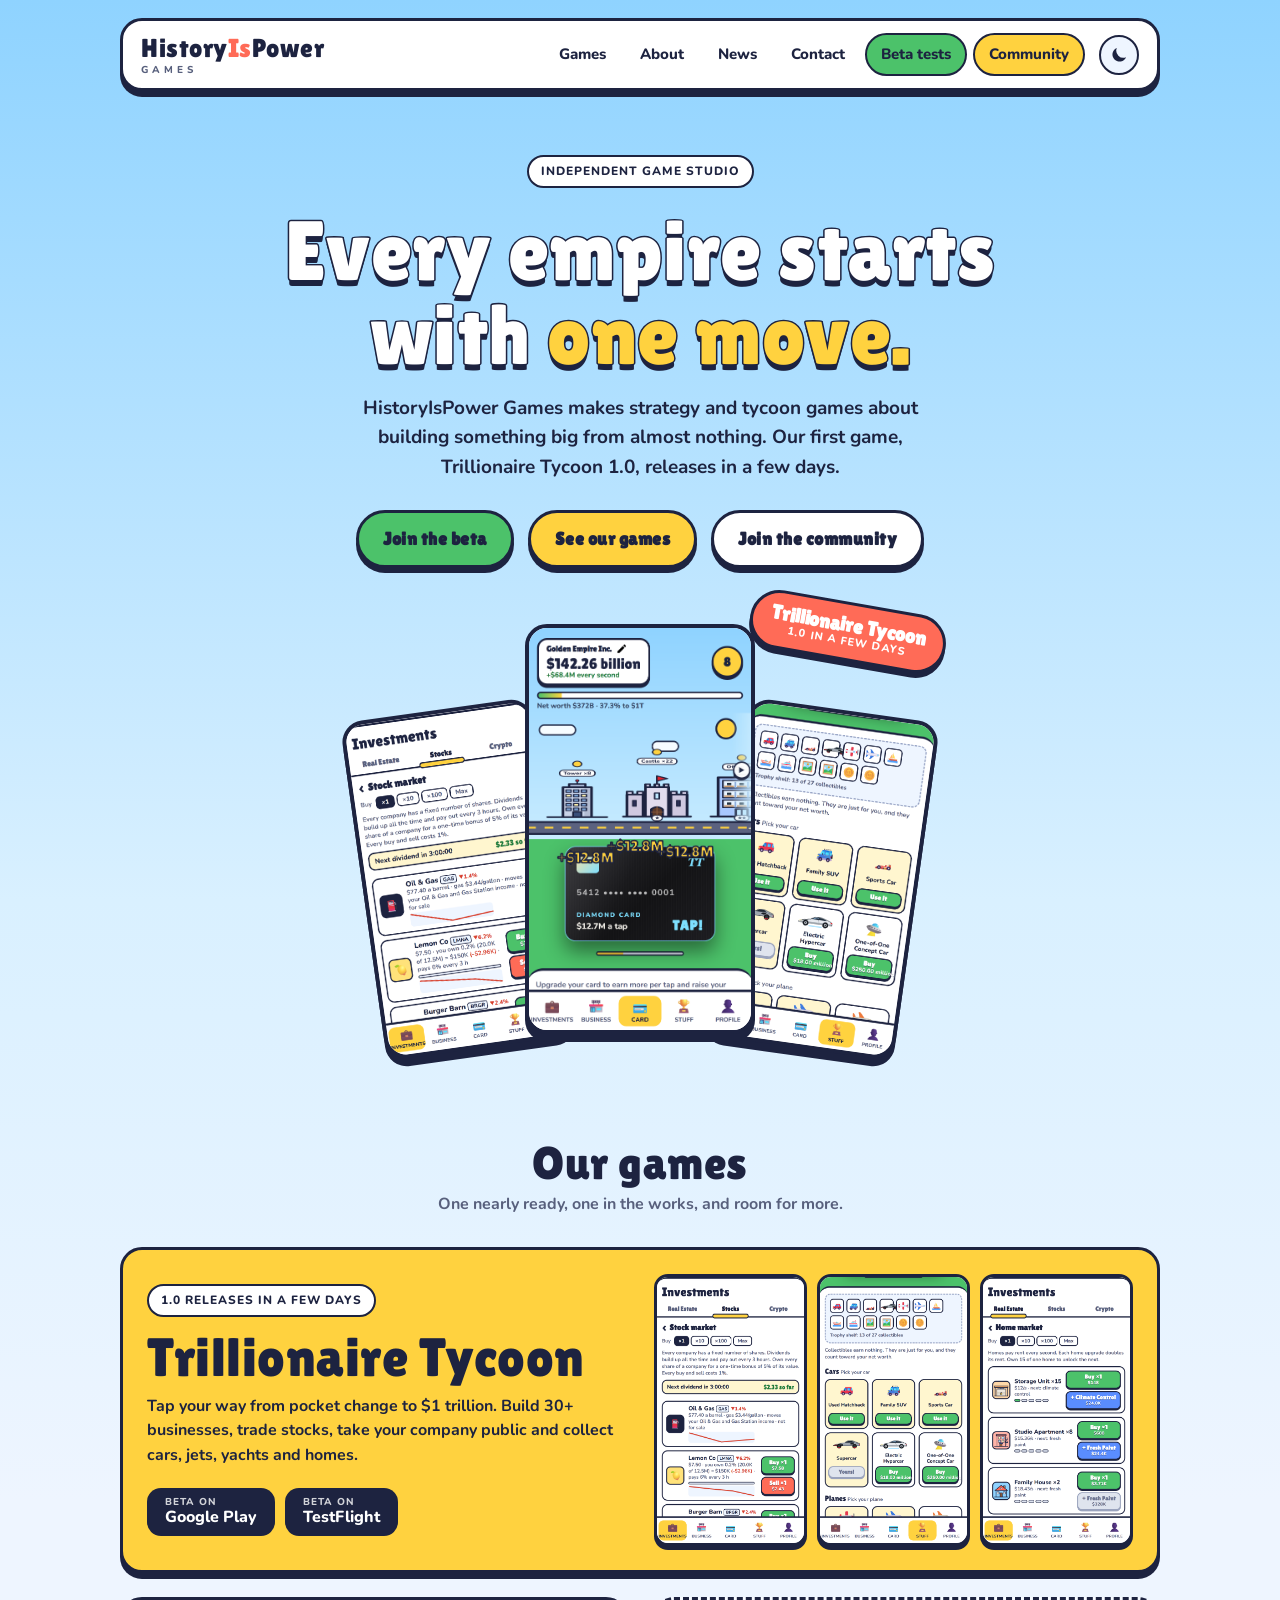
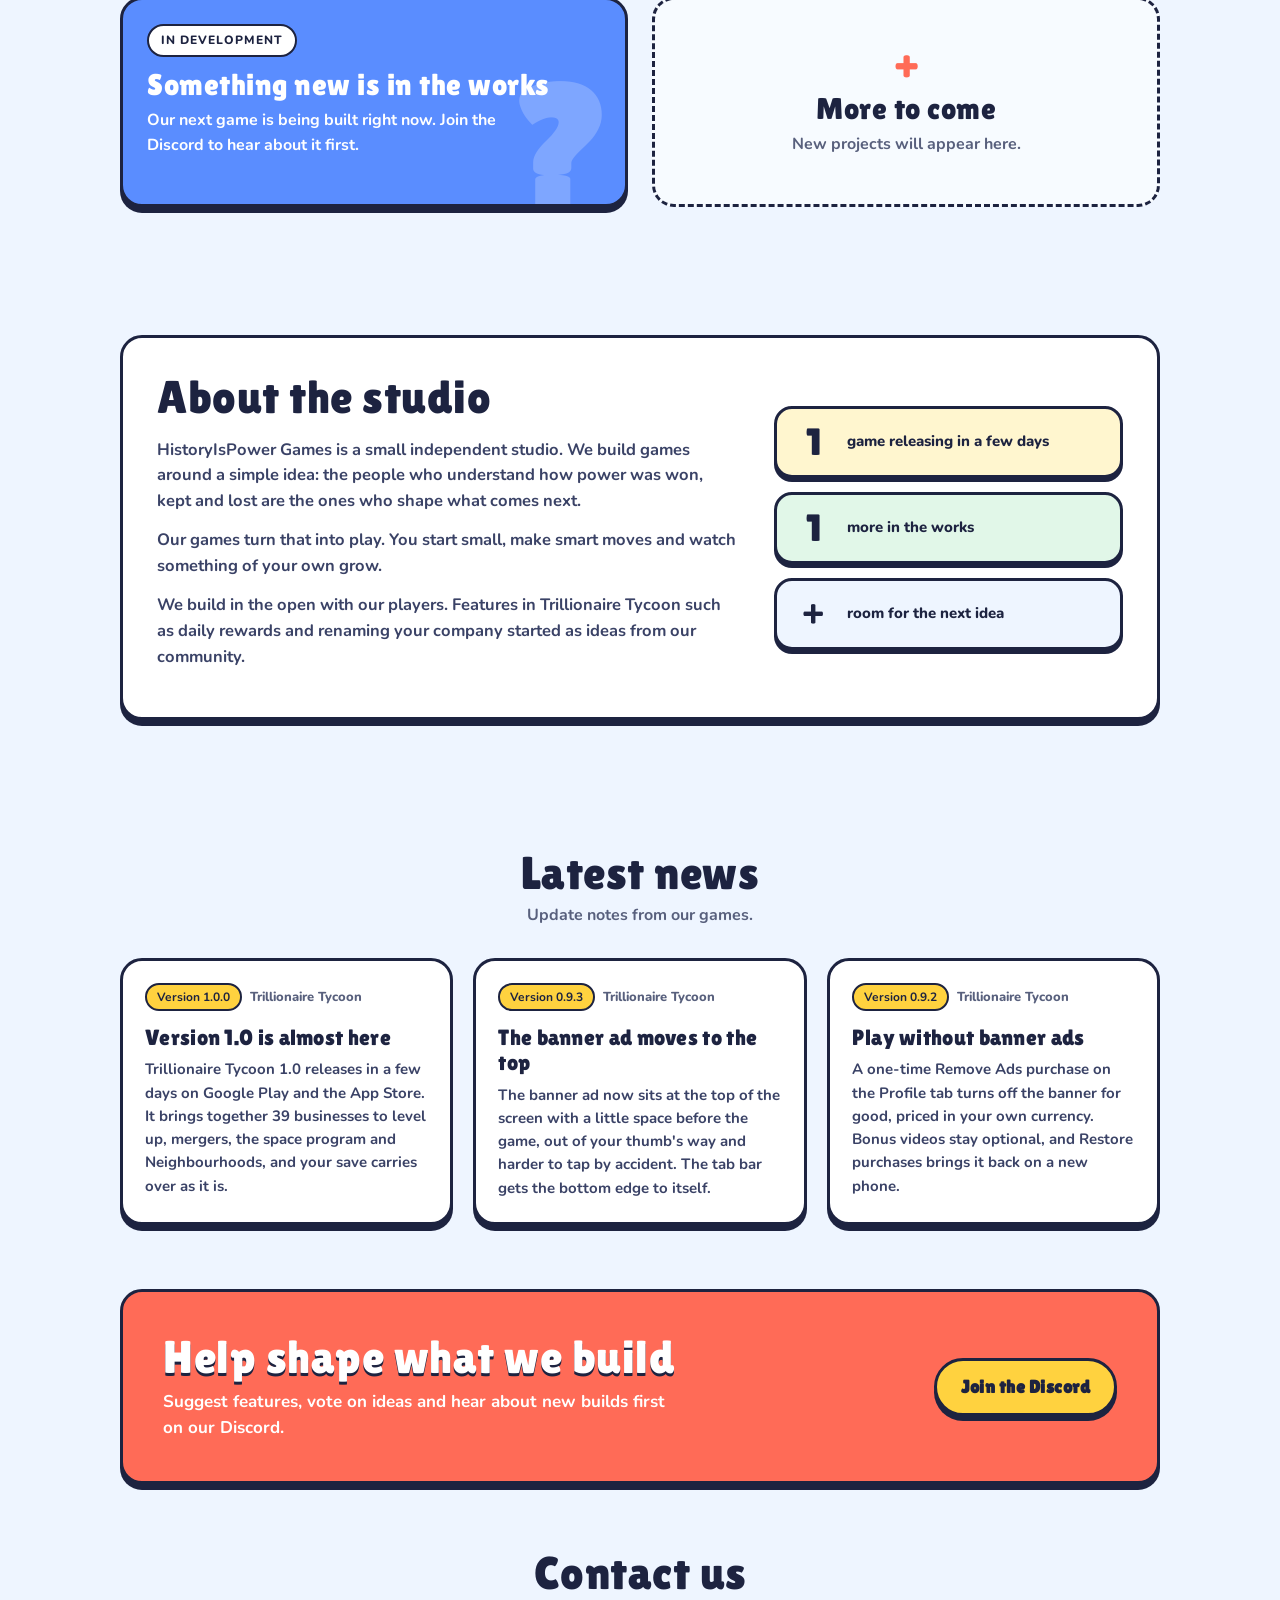
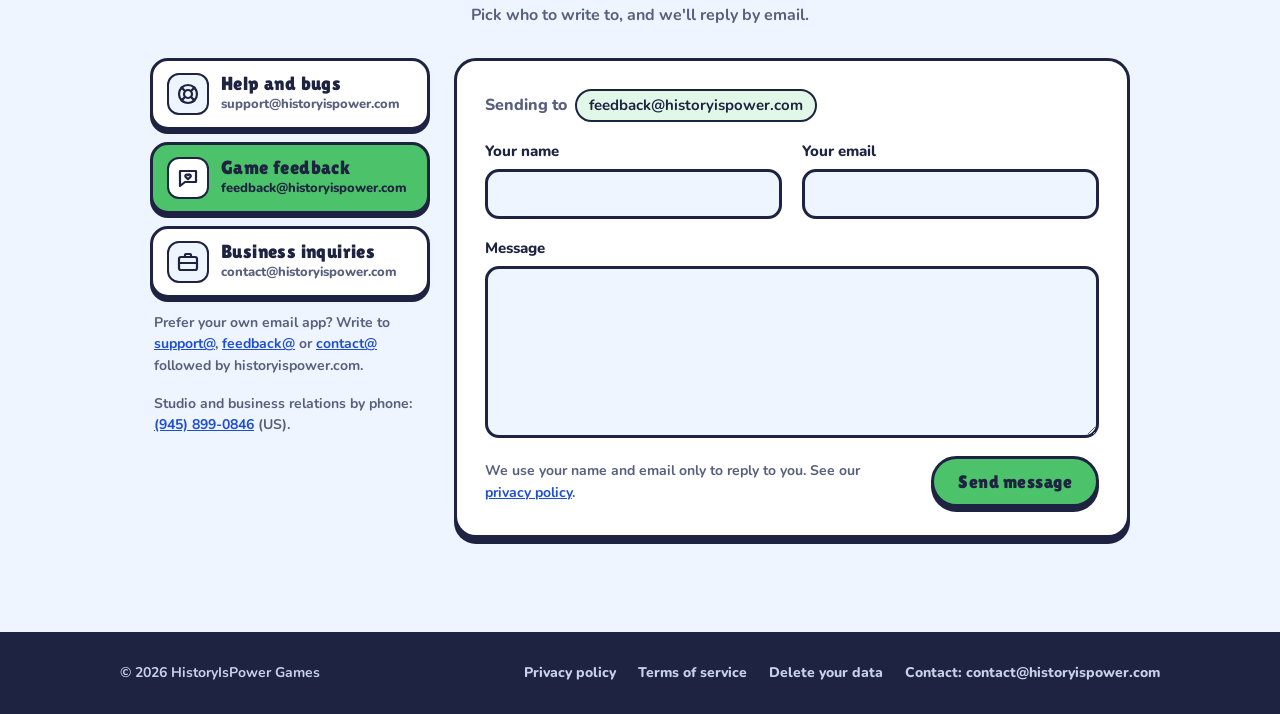
<file: index.html>
<!doctype html>
<html lang="en">
<head>
<meta charset="utf-8">
<meta name="viewport" content="width=device-width, initial-scale=1">
<title>HistoryIsPower Games | Independent game studio</title>
<meta name="description" content="HistoryIsPower Games makes strategy and tycoon games about building something big from almost nothing. Our first game, Trillionaire Tycoon 1.0, releases in a few days on Google Play and the App Store.">
<meta property="og:type" content="website">
<meta property="og:title" content="HistoryIsPower Games">
<meta property="og:description" content="Independent game studio. Our first game, Trillionaire Tycoon 1.0, releases in a few days.">
<!-- SITE ADDRESS: https://historyispower.com/ here, in sitemap.xml, robots.txt and .htaccess -->
<meta property="og:url" content="https://historyispower.com/">
<meta property="og:image" content="https://historyispower.com/images/01-tap-to-a-trillion.png">
<link rel="canonical" href="https://historyispower.com/">
<meta name="theme-color" content="#8fd3ff" media="(prefers-color-scheme: light)">
<meta name="theme-color" content="#23163f" media="(prefers-color-scheme: dark)">
<!-- theme saved with the sun/moon button, applied before the first paint (see script.js) -->
<script>try{var t=localStorage.getItem('hip-theme');if(t==='light'||t==='dark')document.documentElement.setAttribute('data-theme',t)}catch(e){}</script>
<link rel="icon" href="favicon.svg" type="image/svg+xml">
<link rel="preconnect" href="https://fonts.googleapis.com">
<link rel="preconnect" href="https://fonts.gstatic.com" crossorigin>
<link rel="stylesheet" href="https://fonts.googleapis.com/css2?family=Lilita+One&family=Nunito:wght@600;700;800&display=swap">
<link rel="stylesheet" href="style.css">
</head>
<body>
<a class="skip" href="#games">Skip to games</a>

<header class="wrap">
  <div class="nav panel">
    <a class="brand" href="index.html" aria-label="HistoryIsPower Games, home">
      <b>History<i>Is</i>Power</b>
      <small>GAMES</small>
    </a>
    <nav class="links" id="links" aria-label="Main">
      <a href="#games">Games</a>
      <a href="#about">About</a>
      <a href="#news">News</a>
      <a href="#contact">Contact</a>
      <a class="pill test" href="tests/">Beta tests</a>
      <a class="pill" href="#community">Community</a>
    </nav>
    <div class="nav-tools">
      <button class="theme-btn" type="button" aria-label="Switch to dark mode" title="Light / dark mode">
        <svg class="ico-moon" viewBox="0 0 24 24" fill="currentColor" aria-hidden="true"><path d="M20.5 14.6A8.5 8.5 0 0 1 9.4 3.5a8.5 8.5 0 1 0 11.1 11.1z"/></svg>
        <svg class="ico-sun" viewBox="0 0 24 24" fill="none" stroke="currentColor" stroke-width="2.4" stroke-linecap="round" aria-hidden="true"><circle cx="12" cy="12" r="4.6" fill="currentColor" stroke="none"/><path d="M12 1.8v2.6M12 19.6v2.6M1.8 12h2.6M19.6 12h2.6M4.8 4.8l1.8 1.8M17.4 17.4l1.8 1.8M4.8 19.2l1.8-1.8M17.4 6.6l1.8-1.8"/></svg>
      </button>
      <button class="menu-btn" type="button" aria-expanded="false" aria-controls="links">Menu</button>
    </div>
  </div>
</header>

<main>
  <div class="wrap">
    <div class="hero" id="top">
      <span class="tag eyebrow">Independent game studio</span>
      <h1>Every empire starts with <em>one move.</em></h1>
      <p class="lede">HistoryIsPower Games makes strategy and tycoon games about building something big from almost nothing. Our first game, Trillionaire Tycoon 1.0, releases in a few days.</p>
      <div class="btns">
        <a class="btn go" href="tests/">Join the beta</a>
        <a class="btn sun" href="#games">See our games</a>
        <a class="btn white" href="#community">Join the community</a>
      </div>
      <div class="fan">
        <img src="images/03-trade-stocks.png" width="1080" height="1920" alt="Trading stocks in Trillionaire Tycoon">
        <img src="images/01-tap-to-a-trillion.png" width="1080" height="1920" alt="Trillionaire Tycoon main screen">
        <img src="images/04-cars-jets-yachts.png" width="1080" height="1920" alt="Cars, jets and yachts to collect">
        <div class="burst">Trillionaire Tycoon<small>1.0 in a few days</small></div>
      </div>
    </div>
  </div>

  <section id="games">
    <div class="wrap">
      <div class="sec-head">
        <h2>Our games</h2>
        <p>One nearly ready, one in the works, and room for more.</p>
      </div>
      <div class="games">
        <article class="card tt panel">
          <div>
            <span class="tag">1.0 releases in a few days</span>
            <h3>Trillionaire Tycoon</h3>
            <p>Tap your way from pocket change to $1 trillion. Build 30+ businesses, trade stocks, take your company public and collect cars, jets, yachts and homes.</p>
            <!-- STORE LINKS: during the beta these go to the tests page (tests/index.html has the real join links).
                 When the game is live, point each one at its store page and change "Beta on" to "Get it on" / "Download on the" -->
            <div class="stores">
              <a class="store" href="tests/#trillionaire-tycoon"><small>Beta on</small><b>Google Play</b></a>
              <a class="store" href="tests/#trillionaire-tycoon"><small>Beta on</small><b>TestFlight</b></a>
            </div>
          </div>
          <div class="shots">
            <img src="images/03-trade-stocks.png" width="1080" height="1920" loading="lazy" alt="Trading stocks in Trillionaire Tycoon">
            <img src="images/04-cars-jets-yachts.png" width="1080" height="1920" loading="lazy" alt="Cars, jets and yachts to collect">
            <img src="images/05-buy-homes.png" width="1080" height="1920" loading="lazy" alt="Homes to buy">
          </div>
        </article>

        <!-- SECOND GAME: when it has a name, put it in the <h3> and a one-line pitch in the <p> -->
        <article class="card next panel">
          <span class="tag">In development</span>
          <h3>Something new is in the works</h3>
          <p>Our next game is being built right now. Join the Discord to hear about it first.</p>
        </article>

        <!-- NEXT GAMES: copy a card above and put it before this one; the grid makes room -->
        <article class="card more panel">
          <div class="plus" aria-hidden="true">+</div>
          <h3>More to come</h3>
          <p>New projects will appear here.</p>
        </article>
      </div>
    </div>
  </section>

  <section id="about">
    <div class="wrap">
      <div class="about panel">
        <div>
          <h2>About the studio</h2>
          <p>HistoryIsPower Games is a small independent studio. We build games around a simple idea: the people who understand how power was won, kept and lost are the ones who shape what comes next.</p>
          <p>Our games turn that into play. You start small, make smart moves and watch something of your own grow.</p>
          <p>We build in the open with our players. Features in Trillionaire Tycoon such as daily rewards and renaming your company started as ideas from our community.</p>
        </div>
        <div class="facts">
          <div class="fact"><b>1</b><span>game releasing in a few days</span></div>
          <div class="fact"><b>1</b><span>more in the works</span></div>
          <div class="fact"><b>+</b><span>room for the next idea</span></div>
        </div>
      </div>
    </div>
  </section>

  <section id="news">
    <div class="wrap">
      <div class="sec-head">
        <h2>Latest news</h2>
        <p>Update notes from our games.</p>
      </div>
      <!-- NEWS: newest first, the newest 3 only. Added by tools\add-news.ps1 (the /site-news skill) for every new
           3-part game version, before its snapshot. Keep the start/end markers: the script writes between them. -->
      <div class="news">
        <!-- news:start -->
        <article class="item panel">
          <div class="meta"><b>Version 1.0.0</b> Trillionaire Tycoon</div>
          <h3>Version 1.0 is almost here</h3>
          <p>Trillionaire Tycoon 1.0 releases in a few days on Google Play and the App Store. It brings together 39 businesses to level up, mergers, the space program and Neighbourhoods, and your save carries over as it is.</p>
        </article>
        <article class="item panel">
          <div class="meta"><b>Version 0.9.3</b> Trillionaire Tycoon</div>
          <h3>The banner ad moves to the top</h3>
          <p>The banner ad now sits at the top of the screen with a little space before the game, out of your thumb's way and harder to tap by accident. The tab bar gets the bottom edge to itself.</p>
        </article>
        <article class="item panel">
          <div class="meta"><b>Version 0.9.2</b> Trillionaire Tycoon</div>
          <h3>Play without banner ads</h3>
          <p>A one-time Remove Ads purchase on the Profile tab turns off the banner for good, priced in your own currency. Bonus videos stay optional, and Restore purchases brings it back on a new phone.</p>
        </article>
        <!-- news:end -->
      </div>
    </div>
  </section>

  <section id="community">
    <div class="wrap">
      <div class="band panel">
        <div>
          <h2>Help shape what we build</h2>
          <p>Suggest features, vote on ideas and hear about new builds first on our Discord.</p>
        </div>
        <!-- DISCORD: same invite as BUG_REPORT.discordUrl in the game's game.js -->
        <a class="btn sun" href="https://discord.gg/aH7xmwZUJ" target="_blank" rel="noopener">Join the Discord</a>
      </div>
    </div>
  </section>

  <section id="contact">
    <div class="wrap">
      <div class="sec-head">
        <h2>Contact us</h2>
        <p>Pick who to write to, and we'll reply by email.</p>
      </div>
      <!-- CONTACT: the visitor picks a mailbox on the left, the form on the right sends to it through Web3Forms.
           Each mailbox has its own access key in script.js (SITE.mailboxes). A mailbox without a key opens the
           visitor's email app addressed to that mailbox instead. To add a mailbox: add a button here and an entry there. -->
      <div class="contact-wrap">
        <div class="mailboxes" role="group" aria-label="Choose who to write to">
          <button class="mailbox" type="button" data-box="support" aria-pressed="false">
            <span class="mb-ico" aria-hidden="true"><svg viewBox="0 0 24 24" fill="none" stroke="currentColor" stroke-width="2.2" stroke-linecap="round"><circle cx="12" cy="12" r="9"/><circle cx="12" cy="12" r="4"/><path d="M5.6 5.6l3.6 3.6M14.8 14.8l3.6 3.6M18.4 5.6l-3.6 3.6M9.2 14.8l-3.6 3.6"/></svg></span>
            <span><b>Help and bugs</b><small>support@historyispower.com</small></span>
          </button>
          <button class="mailbox" type="button" data-box="feedback" aria-pressed="true">
            <span class="mb-ico" aria-hidden="true"><svg viewBox="0 0 24 24" fill="none" stroke="currentColor" stroke-width="2.2" stroke-linecap="round" stroke-linejoin="round"><path d="M4 5h16v11H9l-5 4z"/><path d="M12 13.2l-2.4-2.3a1.5 1.5 0 1 1 2.4-1.8 1.5 1.5 0 1 1 2.4 1.8z"/></svg></span>
            <span><b>Game feedback</b><small>feedback@historyispower.com</small></span>
          </button>
          <button class="mailbox" type="button" data-box="contact" aria-pressed="false">
            <span class="mb-ico" aria-hidden="true"><svg viewBox="0 0 24 24" fill="none" stroke="currentColor" stroke-width="2.2" stroke-linecap="round" stroke-linejoin="round"><rect x="3" y="7" width="18" height="13" rx="2"/><path d="M9 7V5a1 1 0 0 1 1-1h4a1 1 0 0 1 1 1v2M3 13h18"/></svg></span>
            <span><b>Business inquiries</b><small>contact@historyispower.com</small></span>
          </button>
          <p class="fine direct">Prefer your own email app? Write to
            <a href="mailto:support@historyispower.com">support@</a>,
            <a href="mailto:feedback@historyispower.com">feedback@</a> or
            <a href="mailto:contact@historyispower.com">contact@</a> followed by historyispower.com.</p>
          <p class="fine direct">Studio and business relations by phone: <a href="tel:+19458990846">(945) 899-0846</a> (US).</p>
        </div>

      <form class="contact panel" id="contact-form" action="https://api.web3forms.com/submit" method="POST">
        <input type="hidden" name="access_key" value="">
        <input type="hidden" name="subject" value="Website message">
        <input type="hidden" name="from_name" value="HistoryIsPower website">
        <input type="hidden" name="mailbox" value="feedback">
        <!-- spam trap: people never see or tick this box -->
        <input type="checkbox" name="botcheck" class="hp" tabindex="-1" autocomplete="off" aria-hidden="true">

        <p class="sending-to wide">Sending to <b class="to-chip" id="to-chip">feedback@historyispower.com</b></p>

        <div class="field">
          <label for="cf-name">Your name</label>
          <input id="cf-name" name="name" type="text" autocomplete="name" maxlength="100" required>
        </div>
        <div class="field">
          <label for="cf-email">Your email</label>
          <input id="cf-email" name="email" type="email" autocomplete="email" maxlength="200" required>
        </div>
        <div class="field wide">
          <label for="cf-message">Message</label>
          <textarea id="cf-message" name="message" rows="6" maxlength="5000" required></textarea>
        </div>
        <div class="form-foot wide">
          <p class="fine">We use your name and email only to reply to you. See our <a href="privacy-policy.html">privacy policy</a>.</p>
          <button class="btn go" type="submit">Send message</button>
        </div>
        <p class="form-status wide" role="status" aria-live="polite"></p>
        <noscript><p class="form-status wide is-error">The form needs JavaScript. You can email us at one of the addresses on the left instead.</p></noscript>
      </form>
      </div>
    </div>
  </section>
</main>

<footer>
  <div class="wrap foot">
    <div>© 2026 HistoryIsPower Games</div>
    <nav aria-label="Footer">
      <a href="privacy-policy.html">Privacy policy</a>
      <a href="terms-of-service.html">Terms of service</a>
      <a href="delete-data.html">Delete your data</a>
      <a href="mailto:contact@historyispower.com">Contact: contact@historyispower.com</a>
    </nav>
  </div>
</footer>

<script src="script.js?v=2"></script>
</body>
</html>
</file>
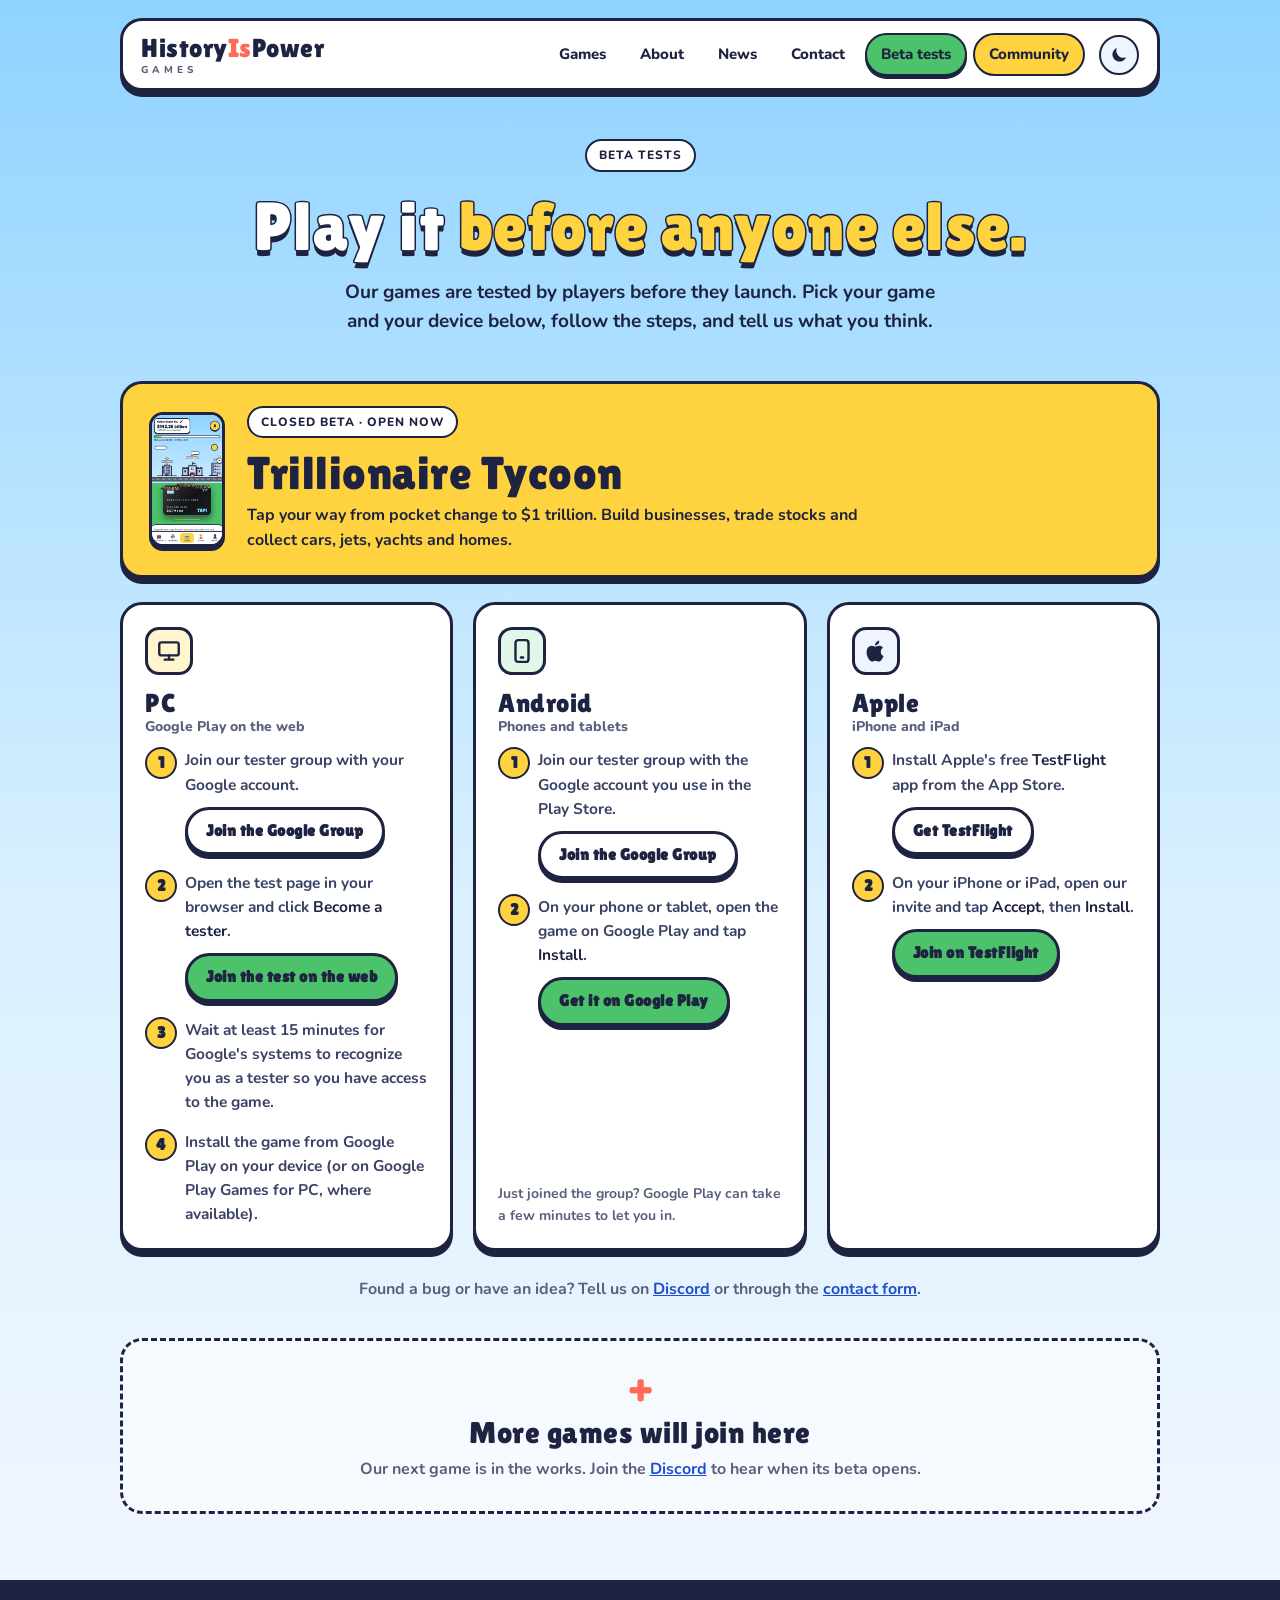
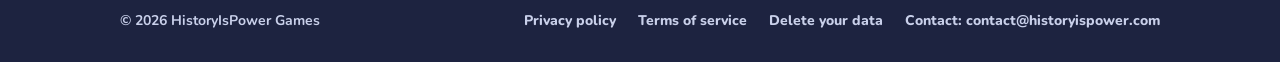
<file: tests/index.html>
<!doctype html>
<html lang="en">
<head>
<meta charset="utf-8">
<meta name="viewport" content="width=device-width, initial-scale=1">
<title>Beta tests | HistoryIsPower Games</title>
<meta name="description" content="Play HistoryIsPower Games games before release. Join the Trillionaire Tycoon beta on Android, on the web or on iPhone and iPad through TestFlight.">
<meta property="og:type" content="website">
<meta property="og:title" content="Beta tests | HistoryIsPower Games">
<meta property="og:description" content="Join the Trillionaire Tycoon beta on Android, the web or iPhone.">
<meta property="og:url" content="https://historyispower.com/tests/">
<meta property="og:image" content="https://historyispower.com/images/01-tap-to-a-trillion.png">
<link rel="canonical" href="https://historyispower.com/tests/">
<meta name="theme-color" content="#8fd3ff" media="(prefers-color-scheme: light)">
<meta name="theme-color" content="#23163f" media="(prefers-color-scheme: dark)">
<script>try{var t=localStorage.getItem('hip-theme');if(t==='light'||t==='dark')document.documentElement.setAttribute('data-theme',t)}catch(e){}</script>
<!-- This page lives in /tests/, so every site link starts with / (the top of the site). -->
<link rel="icon" href="/favicon.svg" type="image/svg+xml">
<link rel="preconnect" href="https://fonts.googleapis.com">
<link rel="preconnect" href="https://fonts.gstatic.com" crossorigin>
<link rel="stylesheet" href="https://fonts.googleapis.com/css2?family=Lilita+One&family=Nunito:wght@600;700;800&display=swap">
<link rel="stylesheet" href="/style.css">
</head>
<body>
<a class="skip" href="#trillionaire-tycoon">Skip to the tests</a>

<header class="wrap">
  <div class="nav panel">
    <a class="brand" href="/" aria-label="HistoryIsPower Games, home">
      <b>History<i>Is</i>Power</b>
      <small>GAMES</small>
    </a>
    <nav class="links" id="links" aria-label="Main">
      <a href="/#games">Games</a>
      <a href="/#about">About</a>
      <a href="/#news">News</a>
      <a href="/#contact">Contact</a>
      <a class="pill test" href="/tests/" aria-current="page">Beta tests</a>
      <a class="pill" href="/#community">Community</a>
    </nav>
    <div class="nav-tools">
      <button class="theme-btn" type="button" aria-label="Switch to dark mode" title="Light / dark mode">
        <svg class="ico-moon" viewBox="0 0 24 24" fill="currentColor" aria-hidden="true"><path d="M20.5 14.6A8.5 8.5 0 0 1 9.4 3.5a8.5 8.5 0 1 0 11.1 11.1z"/></svg>
        <svg class="ico-sun" viewBox="0 0 24 24" fill="none" stroke="currentColor" stroke-width="2.4" stroke-linecap="round" aria-hidden="true"><circle cx="12" cy="12" r="4.6" fill="currentColor" stroke="none"/><path d="M12 1.8v2.6M12 19.6v2.6M1.8 12h2.6M19.6 12h2.6M4.8 4.8l1.8 1.8M17.4 17.4l1.8 1.8M4.8 19.2l1.8-1.8M17.4 6.6l1.8-1.8"/></svg>
      </button>
      <button class="menu-btn" type="button" aria-expanded="false" aria-controls="links">Menu</button>
    </div>
  </div>
</header>

<main>
  <div class="wrap">
    <div class="hero small">
      <span class="tag eyebrow">Beta tests</span>
      <h1>Play it <em>before anyone else.</em></h1>
      <p class="lede">Our games are tested by players before they launch. Pick your game and your device below, follow the steps, and tell us what you think.</p>
    </div>
  </div>

  <!-- GAMES: one <section class="test-game"> per game. To add a game, copy the Trillionaire Tycoon section,
       give it its own id, name and links, and put it above the "More games" card. -->

  <!-- ============ Trillionaire Tycoon ============ -->
  <section class="test-game" id="trillionaire-tycoon">
    <div class="wrap">
      <div class="game-head panel">
        <img src="/images/01-tap-to-a-trillion.png" width="1080" height="1920" alt="">
        <div>
          <span class="tag">Closed beta &middot; open now</span>
          <h2>Trillionaire Tycoon</h2>
          <p>Tap your way from pocket change to $1 trillion. Build businesses, trade stocks and collect cars, jets, yachts and homes.</p>
        </div>
      </div>

      <!-- TT LINKS
           Google Group (Android + web testers join it first): hip-games-testers@googlegroups.com
           Play "Join on Android": https://play.google.com/store/apps/details?id=com.trillionairetycoon.game
           Play "Join on the web": https://play.google.com/apps/testing/com.trillionairetycoon.game
           TestFlight public link: https://testflight.apple.com/join/8pnjE2fB -->
      <div class="platforms">
        <article class="platform panel">
          <span class="plat-ico" aria-hidden="true">
            <svg viewBox="0 0 24 24" fill="none" stroke="currentColor" stroke-width="2.2" stroke-linecap="round" stroke-linejoin="round"><rect x="3" y="4" width="18" height="12" rx="2"/><path d="M8 20h8M12 16v4"/></svg>
          </span>
          <h3>PC <small>Google Play on the web</small></h3>
          <ol class="steps">
            <li>Join our tester group with your Google account.
              <a class="btn white sm" href="https://groups.google.com/g/hip-games-testers" target="_blank" rel="noopener">Join the Google Group</a></li>
            <li>Open the test page in your browser and click <b>Become a tester</b>.
              <a class="btn go sm" href="https://play.google.com/apps/testing/com.trillionairetycoon.game" target="_blank" rel="noopener">Join the test on the web</a></li>
            <li>Wait at least 15 minutes for Google's systems to recognize you as a tester so you have access to the game.</li>
            <li>Install the game from Google Play on your device (or on Google Play Games for PC, where available).</li>
          </ol>
        </article>

        <article class="platform panel">
          <span class="plat-ico" aria-hidden="true">
            <svg viewBox="0 0 24 24" fill="none" stroke="currentColor" stroke-width="2.2" stroke-linecap="round" stroke-linejoin="round"><rect x="6" y="2" width="12" height="20" rx="2.5"/><path d="M11 18h2"/></svg>
          </span>
          <h3>Android <small>Phones and tablets</small></h3>
          <ol class="steps">
            <li>Join our tester group with the Google account you use in the Play Store.
              <a class="btn white sm" href="https://groups.google.com/g/hip-games-testers" target="_blank" rel="noopener">Join the Google Group</a></li>
            <li>On your phone or tablet, open the game on Google Play and tap <b>Install</b>.
              <a class="btn go sm" href="https://play.google.com/store/apps/details?id=com.trillionairetycoon.game" target="_blank" rel="noopener">Get it on Google Play</a></li>
          </ol>
          <p class="note">Just joined the group? Google Play can take a few minutes to let you in.</p>
        </article>

        <article class="platform panel">
          <span class="plat-ico" aria-hidden="true">
            <svg viewBox="0 0 24 24" fill="currentColor"><path d="M16.4 12.6c0-2.4 2-3.6 2.1-3.6-1.1-1.7-2.9-1.9-3.5-1.9-1.5-.2-2.9.9-3.7.9-.8 0-1.9-.9-3.2-.8-1.6 0-3.1 1-4 2.4-1.7 3-.4 7.3 1.2 9.7.8 1.2 1.8 2.5 3 2.4 1.2 0 1.7-.8 3.1-.8 1.5 0 1.9.8 3.2.8 1.3 0 2.2-1.2 3-2.4.9-1.4 1.3-2.7 1.3-2.8-.1 0-2.5-1-2.5-3.9zM14 5.5c.7-.8 1.1-1.9 1-3-1 0-2.1.6-2.8 1.4-.6.7-1.2 1.8-1 2.9 1 .1 2.1-.5 2.8-1.3z"/></svg>
          </span>
          <h3>Apple <small>iPhone and iPad</small></h3>
          <ol class="steps">
            <li>Install Apple's free <b>TestFlight</b> app from the App Store.
              <a class="btn white sm" href="https://apps.apple.com/app/testflight/id899247664" target="_blank" rel="noopener">Get TestFlight</a></li>
            <li>On your iPhone or iPad, open our invite and tap <b>Accept</b>, then <b>Install</b>.
              <a class="btn go sm" href="https://testflight.apple.com/join/8pnjE2fB" target="_blank" rel="noopener">Join on TestFlight</a></li>
          </ol>
        </article>
      </div>

      <p class="test-help">Found a bug or have an idea? Tell us on <a href="https://discord.gg/aH7xmwZUJ" target="_blank" rel="noopener">Discord</a> or through the <a href="/?to=support#contact">contact form</a>.</p>
    </div>
  </section>

  <!-- ============ next games go here ============ -->
  <section class="test-game">
    <div class="wrap">
      <div class="card more panel">
        <div class="plus" aria-hidden="true">+</div>
        <h3>More games will join here</h3>
        <p>Our next game is in the works. Join the <a href="https://discord.gg/aH7xmwZUJ" target="_blank" rel="noopener">Discord</a> to hear when its beta opens.</p>
      </div>
    </div>
  </section>
</main>

<footer>
  <div class="wrap foot">
    <div>&copy; 2026 HistoryIsPower Games</div>
    <nav aria-label="Footer">
      <a href="/privacy-policy.html">Privacy policy</a>
      <a href="/terms-of-service.html">Terms of service</a>
      <a href="/delete-data.html">Delete your data</a>
      <a href="mailto:contact@historyispower.com">Contact: contact@historyispower.com</a>
    </nav>
  </div>
</footer>

<script src="/script.js?v=2"></script>
</body>
</html>
</file>
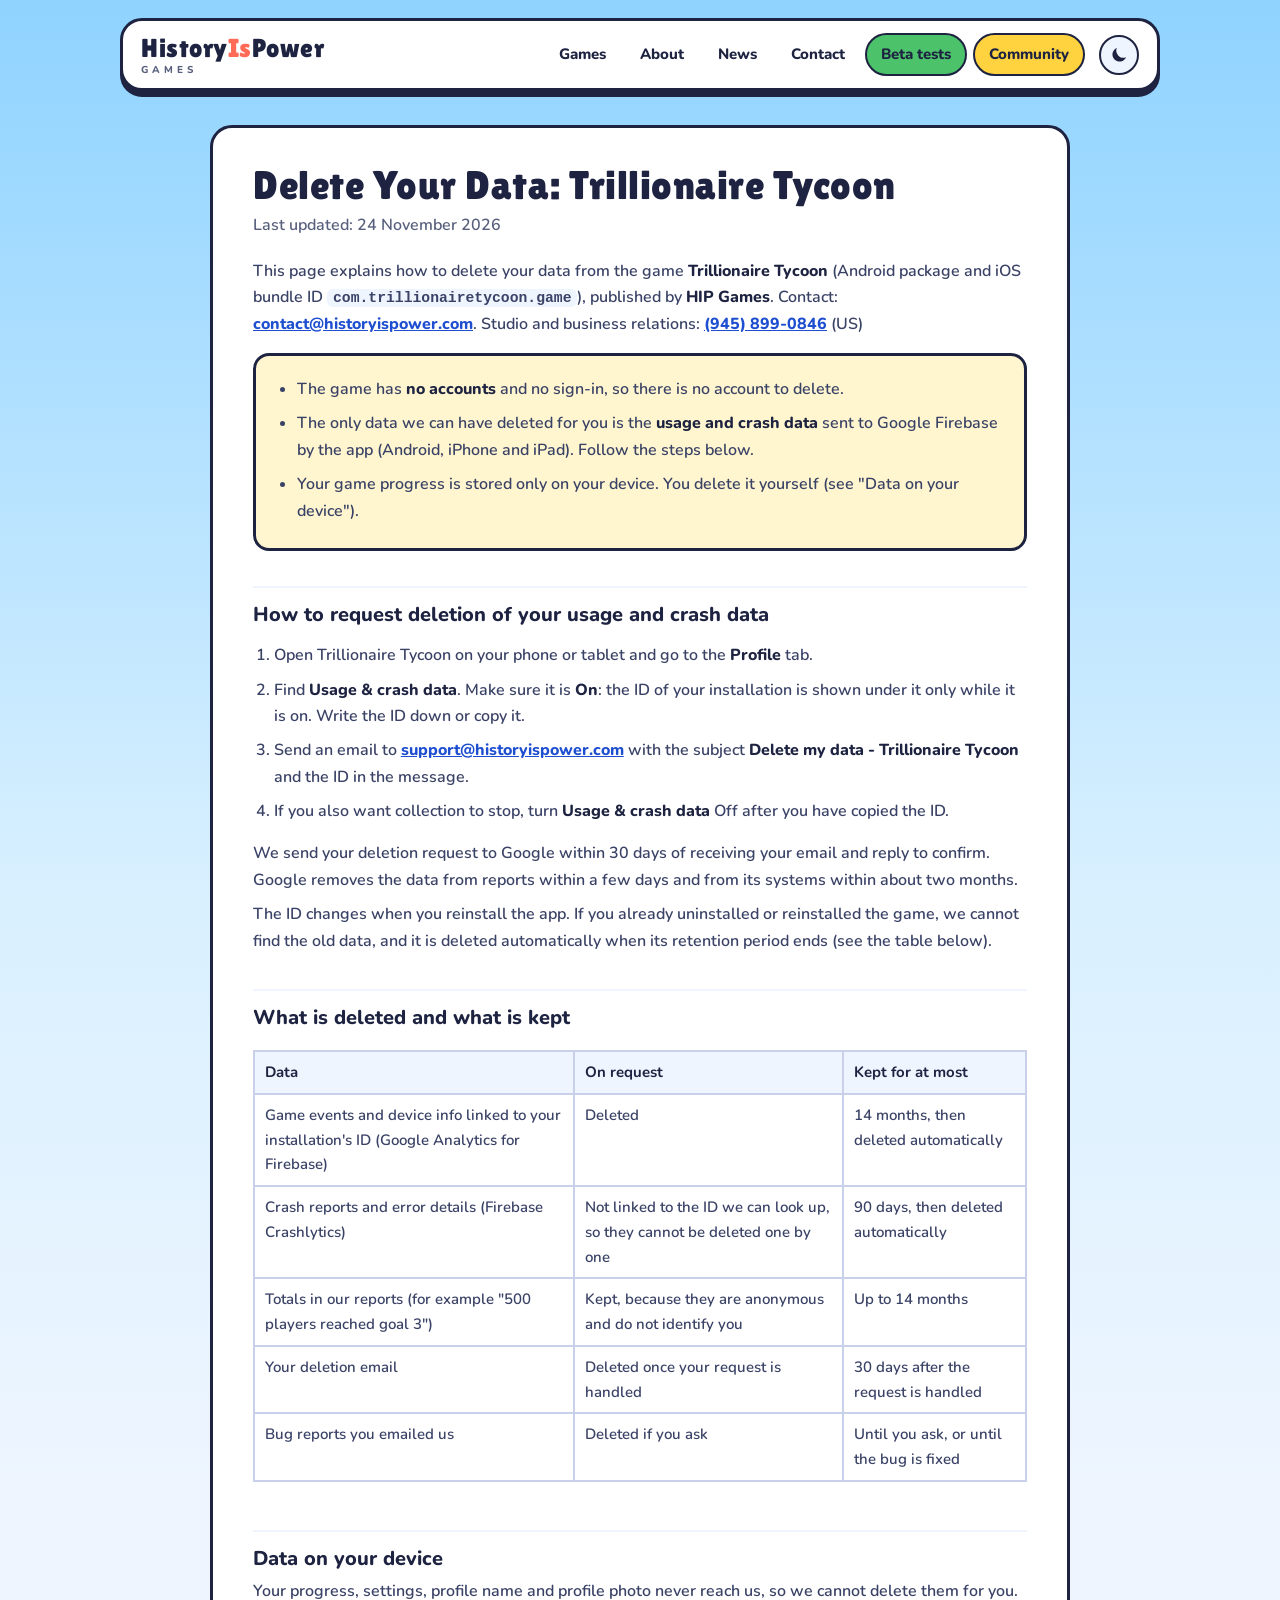
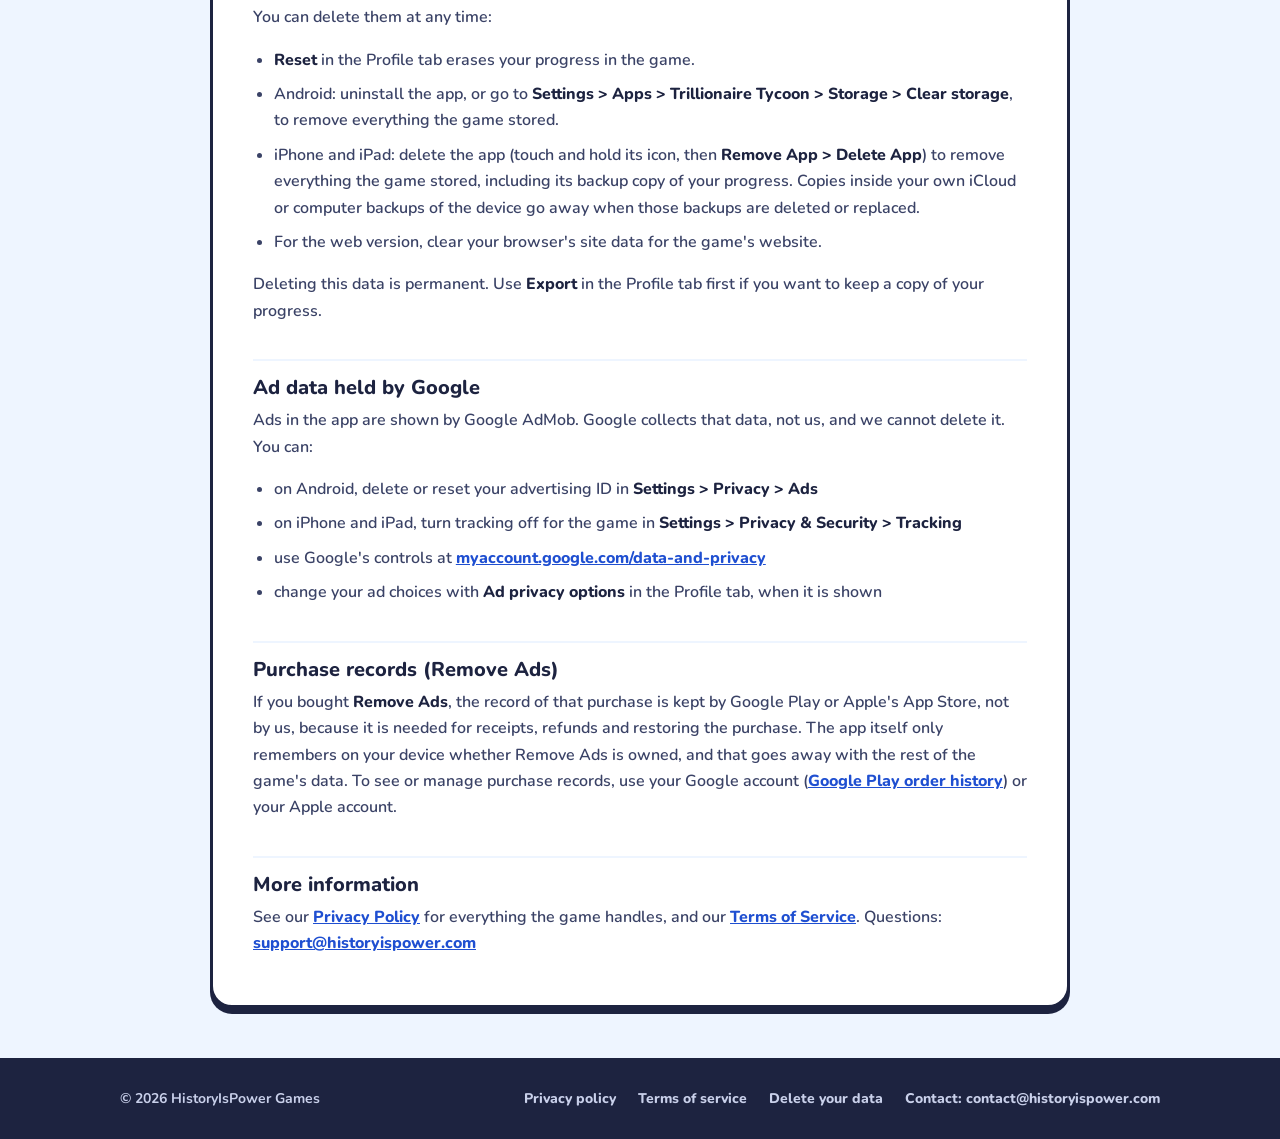
<file: delete-data.html>
<!doctype html>
<html lang="en">
<head>
<meta charset="utf-8">
<meta name="viewport" content="width=device-width, initial-scale=1">
<title>Delete Your Data - Trillionaire Tycoon</title>
<meta name="description" content="How to ask HIP Games to delete your data from the game Trillionaire Tycoon, what is deleted and what is kept.">
<meta name="theme-color" content="#8fd3ff" media="(prefers-color-scheme: light)">
<meta name="theme-color" content="#23163f" media="(prefers-color-scheme: dark)">
<script>try{var t=localStorage.getItem('hip-theme');if(t==='light'||t==='dark')document.documentElement.setAttribute('data-theme',t)}catch(e){}</script>
<link rel="icon" href="favicon.svg" type="image/svg+xml">
<link rel="preconnect" href="https://fonts.googleapis.com">
<link rel="preconnect" href="https://fonts.gstatic.com" crossorigin>
<link rel="stylesheet" href="https://fonts.googleapis.com/css2?family=Lilita+One&family=Nunito:wght@600;700;800&display=swap">
<link rel="stylesheet" href="style.css">
</head>
<body>
<!-- Generated by tools\build-legal.ps1 from Android\PlayStore\delete-data.html. Edit the original, then run the script again. -->
<a class="skip" href="#content">Skip to content</a>

<header class="wrap">
  <div class="nav panel">
    <a class="brand" href="index.html" aria-label="HistoryIsPower Games, home">
      <b>History<i>Is</i>Power</b>
      <small>GAMES</small>
    </a>
    <nav class="links" id="links" aria-label="Main">
      <a href="index.html#games">Games</a>
      <a href="index.html#about">About</a>
      <a href="index.html#news">News</a>
      <a href="index.html#contact">Contact</a>
      <a class="pill test" href="tests/">Beta tests</a>
      <a class="pill" href="index.html#community">Community</a>
    </nav>
    <div class="nav-tools">
      <button class="theme-btn" type="button" aria-label="Switch to dark mode" title="Light / dark mode">
        <svg class="ico-moon" viewBox="0 0 24 24" fill="currentColor" aria-hidden="true"><path d="M20.5 14.6A8.5 8.5 0 0 1 9.4 3.5a8.5 8.5 0 1 0 11.1 11.1z"/></svg>
        <svg class="ico-sun" viewBox="0 0 24 24" fill="none" stroke="currentColor" stroke-width="2.4" stroke-linecap="round" aria-hidden="true"><circle cx="12" cy="12" r="4.6" fill="currentColor" stroke="none"/><path d="M12 1.8v2.6M12 19.6v2.6M1.8 12h2.6M19.6 12h2.6M4.8 4.8l1.8 1.8M17.4 17.4l1.8 1.8M4.8 19.2l1.8-1.8M17.4 6.6l1.8-1.8"/></svg>
      </button>
      <button class="menu-btn" type="button" aria-expanded="false" aria-controls="links">Menu</button>
    </div>
  </div>
</header>

<main class="wrap" id="content">
<div class="legal panel">
<h1>Delete Your Data: Trillionaire Tycoon</h1>
<p class="meta">Last updated: 24 November 2026</p>

<p>This page explains how to delete your data from the game <strong>Trillionaire Tycoon</strong> (Android package and iOS bundle ID <code>com.trillionairetycoon.game</code>), published by <strong>HIP Games</strong>. Contact: <a href="mailto:contact@historyispower.com">contact@historyispower.com</a>. Studio and business relations: <a href="tel:+19458990846">(945) 899-0846</a> (US)</p>

<div class="summary">
<ul>
  <li>The game has <strong>no accounts</strong> and no sign-in, so there is no account to delete.</li>
  <li>The only data we can have deleted for you is the <strong>usage and crash data</strong> sent to Google Firebase by the app (Android, iPhone and iPad). Follow the steps below.</li>
  <li>Your game progress is stored only on your device. You delete it yourself (see "Data on your device").</li>
</ul>
</div>

<h2>How to request deletion of your usage and crash data</h2>
<ol>
  <li>Open Trillionaire Tycoon on your phone or tablet and go to the <strong>Profile</strong> tab.</li>
  <li>Find <strong>Usage &amp; crash data</strong>. Make sure it is <strong>On</strong>: the ID of your installation is shown under it only while it is on. Write the ID down or copy it.</li>
  <li>Send an email to <a href="mailto:support@historyispower.com?subject=Delete%20my%20data%20-%20Trillionaire%20Tycoon">support@historyispower.com</a> with the subject <strong>Delete my data - Trillionaire Tycoon</strong> and the ID in the message.</li>
  <li>If you also want collection to stop, turn <strong>Usage &amp; crash data</strong> Off after you have copied the ID.</li>
</ol>
<p>We send your deletion request to Google within 30 days of receiving your email and reply to confirm. Google removes the data from reports within a few days and from its systems within about two months.</p>
<p>The ID changes when you reinstall the app. If you already uninstalled or reinstalled the game, we cannot find the old data, and it is deleted automatically when its retention period ends (see the table below).</p>

<h2>What is deleted and what is kept</h2>
<div class="table-scroll"><table>
  <tr><th>Data</th><th>On request</th><th>Kept for at most</th></tr>
  <tr><td>Game events and device info linked to your installation's ID (Google Analytics for Firebase)</td><td>Deleted</td><td>14 months, then deleted automatically</td></tr>
  <tr><td>Crash reports and error details (Firebase Crashlytics)</td><td>Not linked to the ID we can look up, so they cannot be deleted one by one</td><td>90 days, then deleted automatically</td></tr>
  <tr><td>Totals in our reports (for example "500 players reached goal 3")</td><td>Kept, because they are anonymous and do not identify you</td><td>Up to 14 months</td></tr>
  <tr><td>Your deletion email</td><td>Deleted once your request is handled</td><td>30 days after the request is handled</td></tr>
  <tr><td>Bug reports you emailed us</td><td>Deleted if you ask</td><td>Until you ask, or until the bug is fixed</td></tr>
</table></div>

<h2>Data on your device</h2>
<p>Your progress, settings, profile name and profile photo never reach us, so we cannot delete them for you. You can delete them at any time:</p>
<ul>
  <li><strong>Reset</strong> in the Profile tab erases your progress in the game.</li>
  <li>Android: uninstall the app, or go to <strong>Settings &gt; Apps &gt; Trillionaire Tycoon &gt; Storage &gt; Clear storage</strong>, to remove everything the game stored.</li>
  <li>iPhone and iPad: delete the app (touch and hold its icon, then <strong>Remove App &gt; Delete App</strong>) to remove everything the game stored, including its backup copy of your progress. Copies inside your own iCloud or computer backups of the device go away when those backups are deleted or replaced.</li>
  <li>For the web version, clear your browser's site data for the game's website.</li>
</ul>
<p>Deleting this data is permanent. Use <strong>Export</strong> in the Profile tab first if you want to keep a copy of your progress.</p>

<h2>Ad data held by Google</h2>
<p>Ads in the app are shown by Google AdMob. Google collects that data, not us, and we cannot delete it. You can:</p>
<ul>
  <li>on Android, delete or reset your advertising ID in <strong>Settings &gt; Privacy &gt; Ads</strong></li>
  <li>on iPhone and iPad, turn tracking off for the game in <strong>Settings &gt; Privacy &amp; Security &gt; Tracking</strong></li>
  <li>use Google's controls at <a href="https://myaccount.google.com/data-and-privacy">myaccount.google.com/data-and-privacy</a></li>
  <li>change your ad choices with <strong>Ad privacy options</strong> in the Profile tab, when it is shown</li>
</ul>

<h2>Purchase records (Remove Ads)</h2>
<p>If you bought <strong>Remove Ads</strong>, the record of that purchase is kept by Google Play or Apple's App Store, not by us, because it is needed for receipts, refunds and restoring the purchase. The app itself only remembers on your device whether Remove Ads is owned, and that goes away with the rest of the game's data. To see or manage purchase records, use your Google account (<a href="https://play.google.com/store/account/orderhistory">Google Play order history</a>) or your Apple account.</p>

<h2>More information</h2>
<p>See our <a href="privacy-policy.html">Privacy Policy</a> for everything the game handles, and our <a href="terms-of-service.html">Terms of Service</a>. Questions: <a href="mailto:support@historyispower.com">support@historyispower.com</a></p>
</div>
</main>

<footer>
  <div class="wrap foot">
    <div>&copy; 2026 HistoryIsPower Games</div>
    <nav aria-label="Footer">
      <a href="privacy-policy.html">Privacy policy</a>
      <a href="terms-of-service.html">Terms of service</a>
      <a href="delete-data.html">Delete your data</a>
      <a href="mailto:contact@historyispower.com">Contact: contact@historyispower.com</a>
    </nav>
  </div>
</footer>

<script src="script.js?v=2"></script>
</body>
</html>
</file>
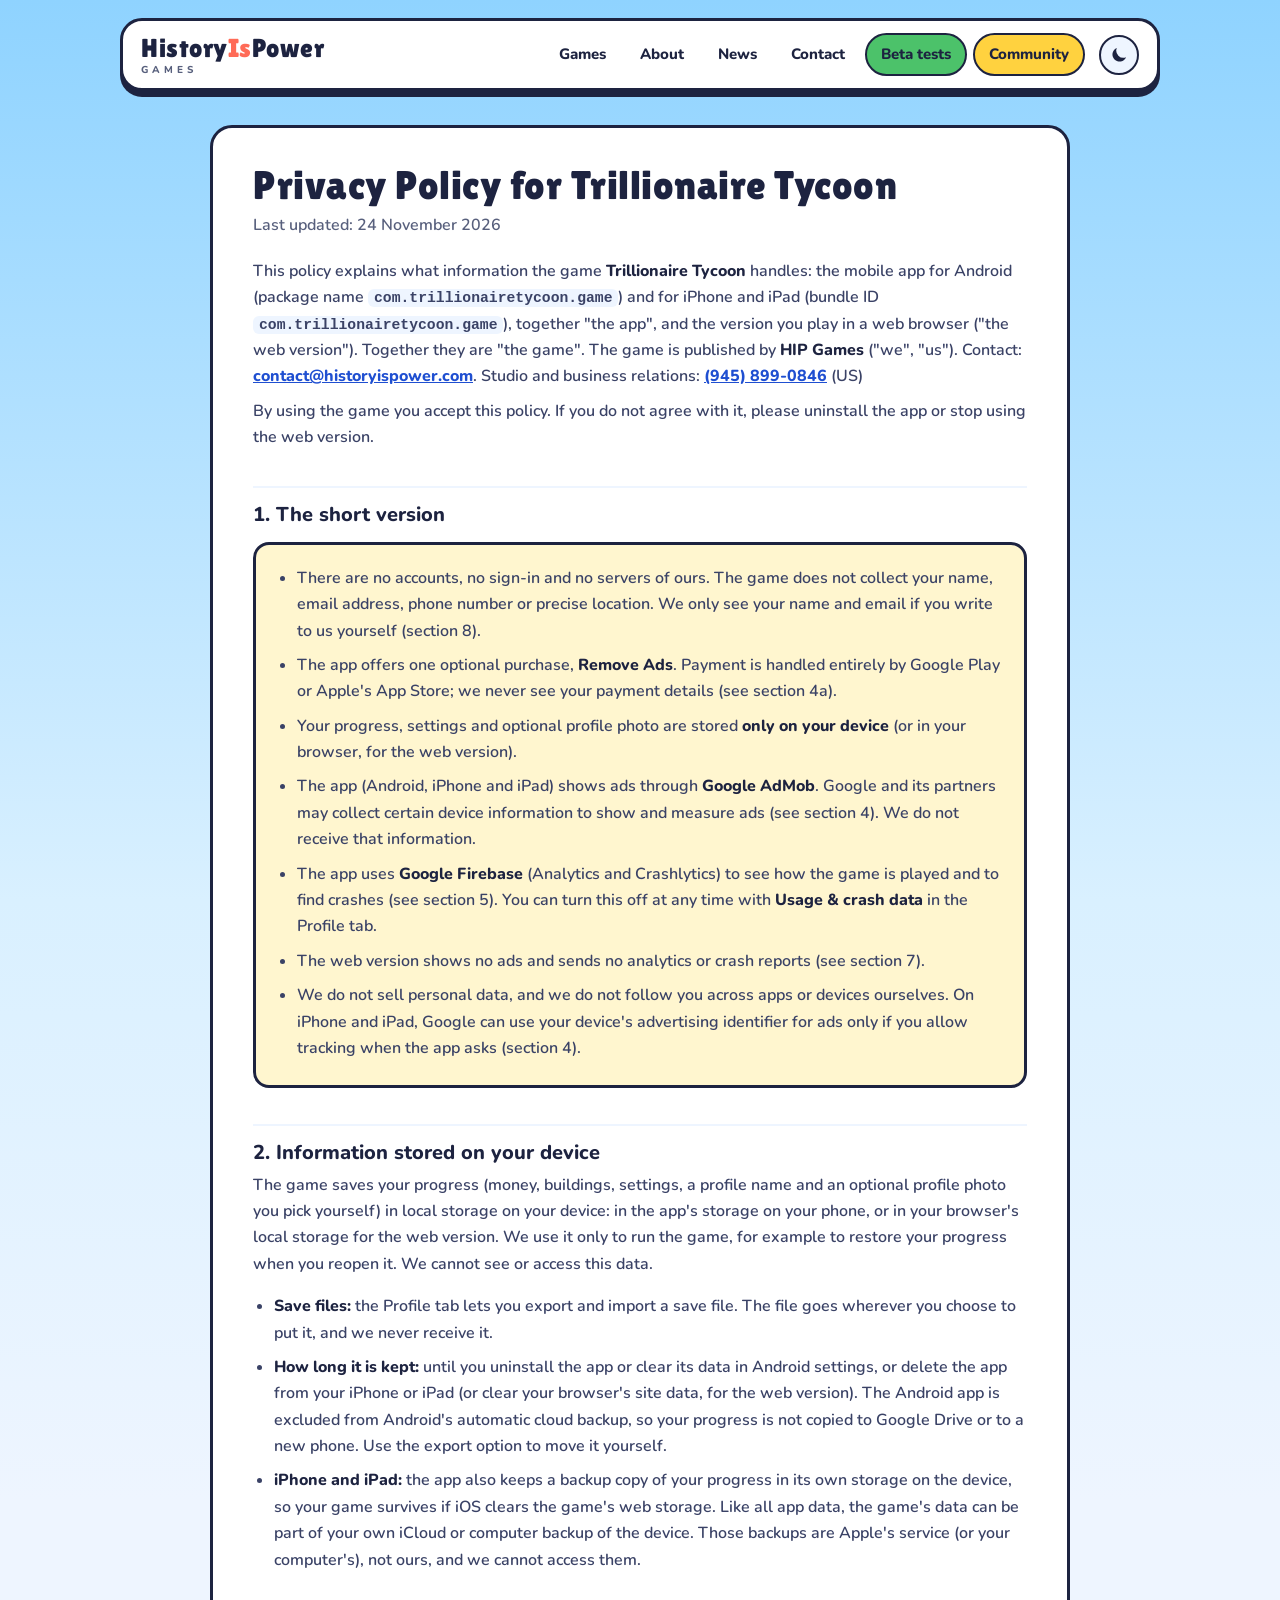
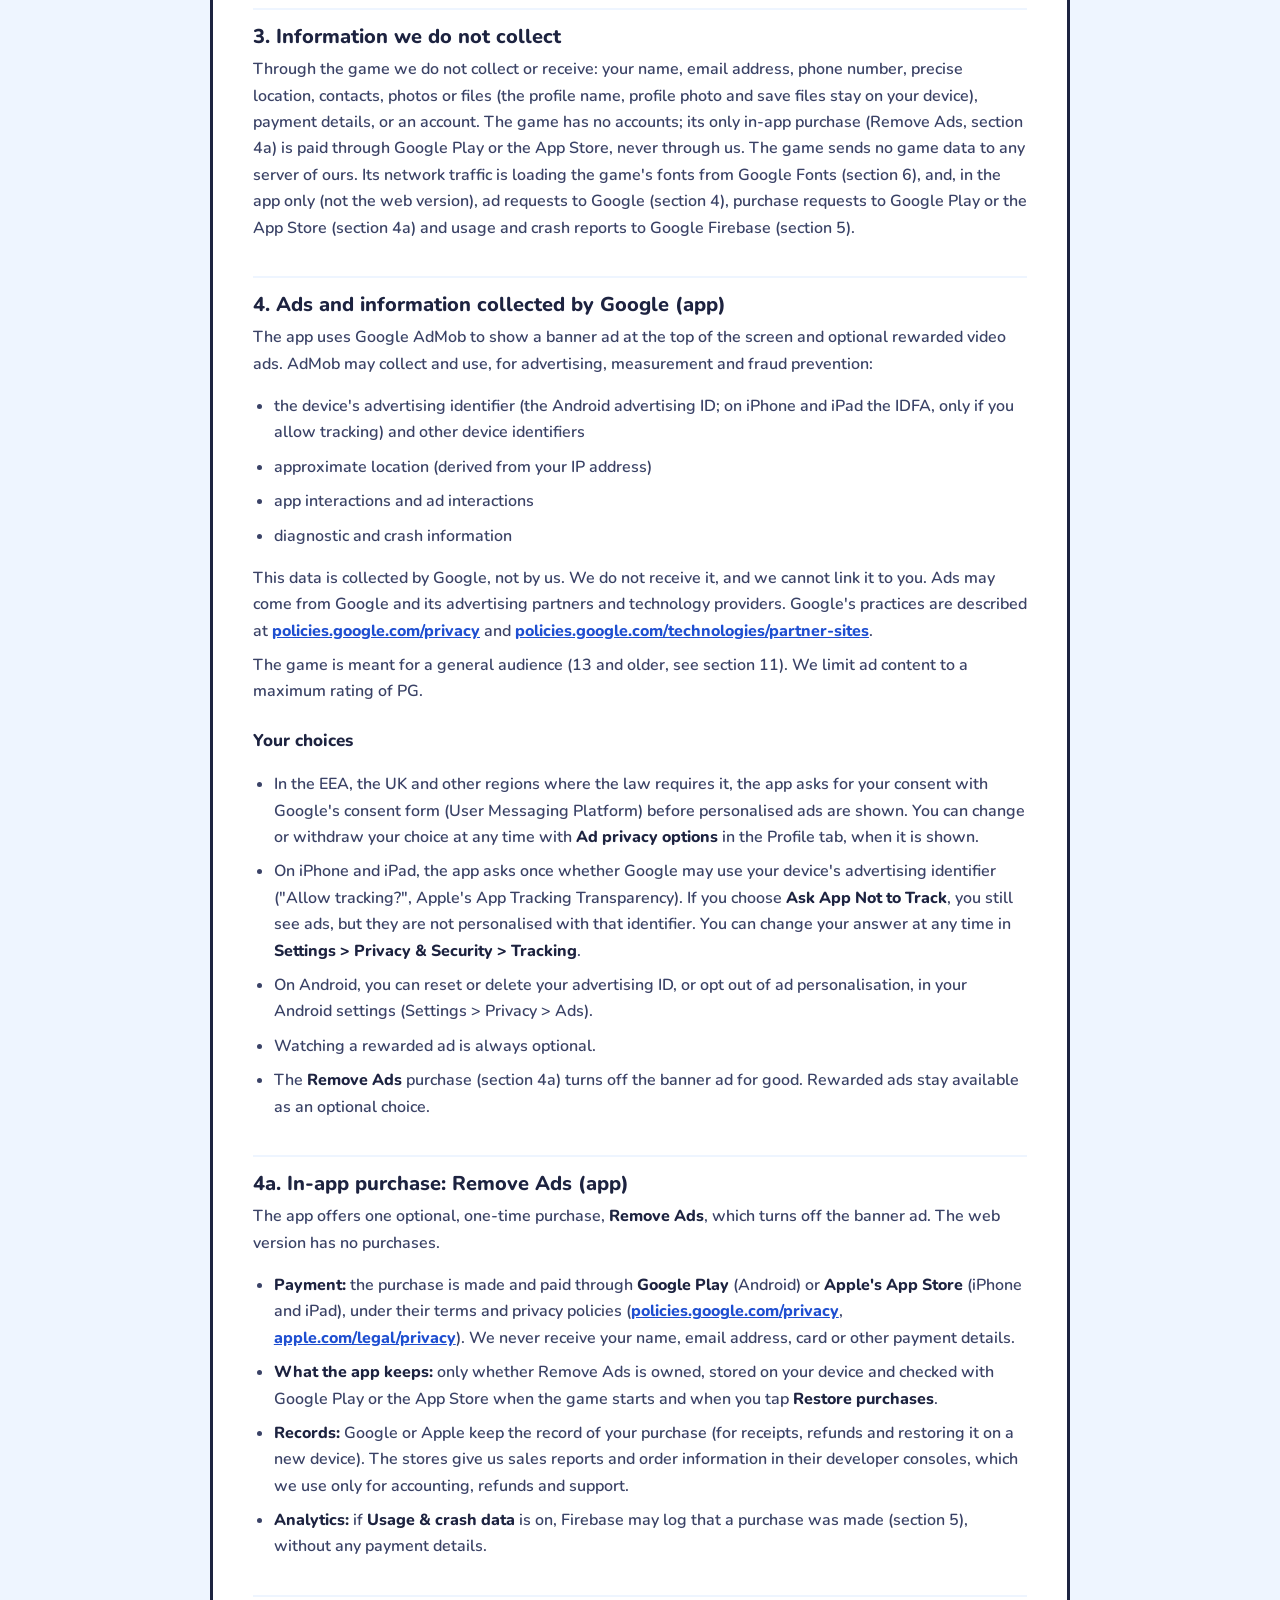
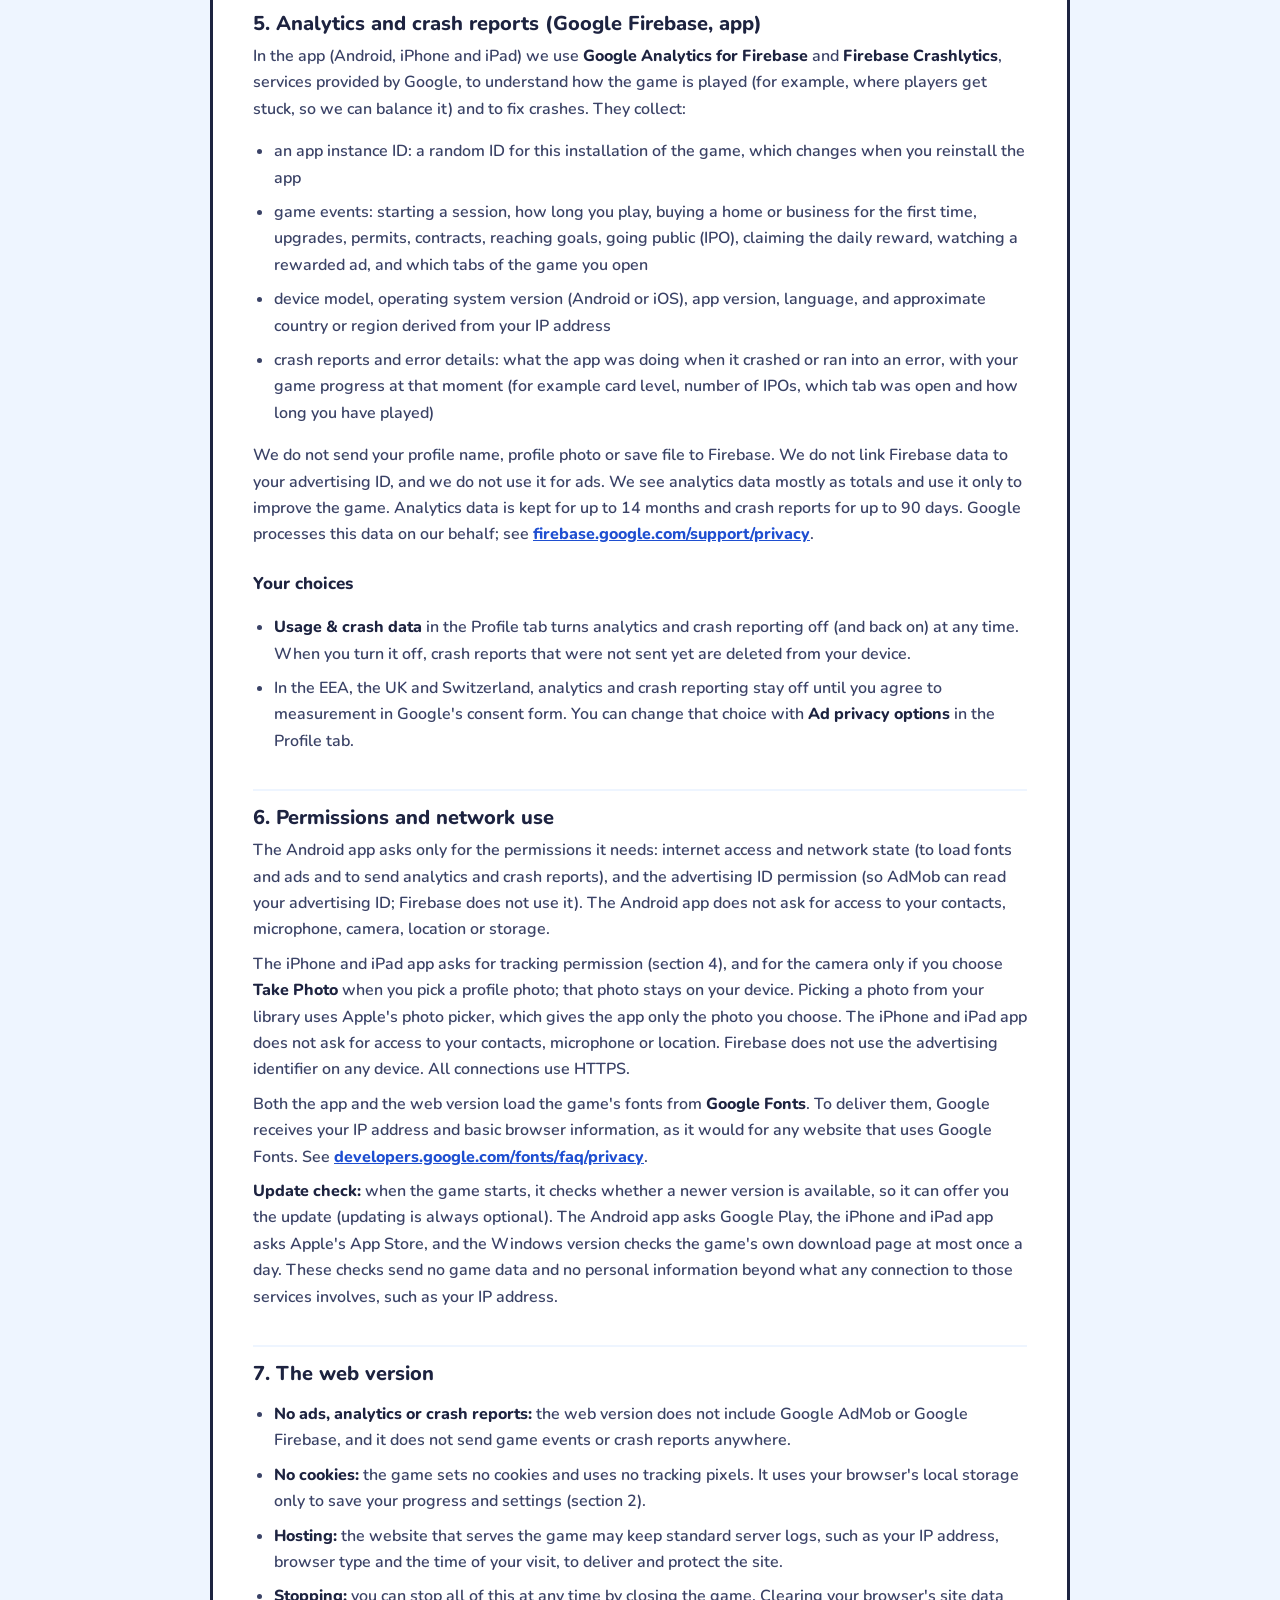
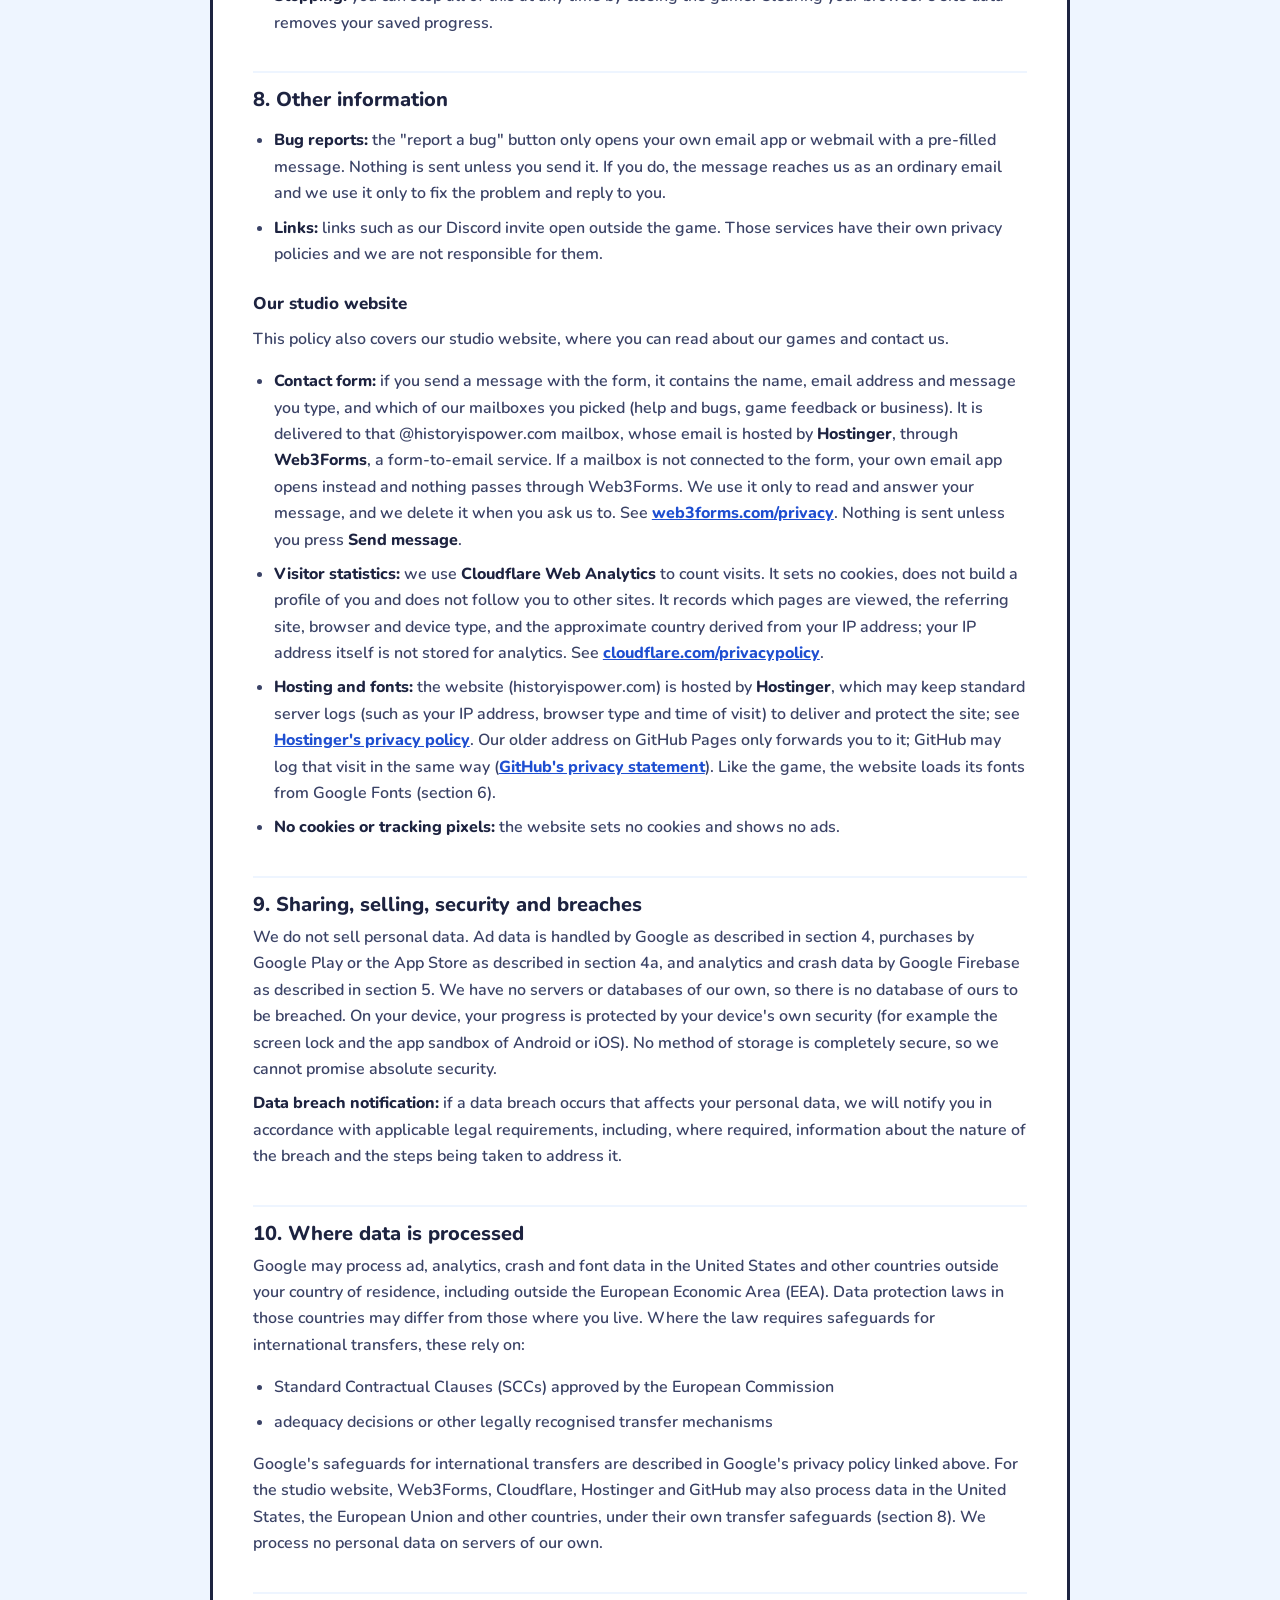
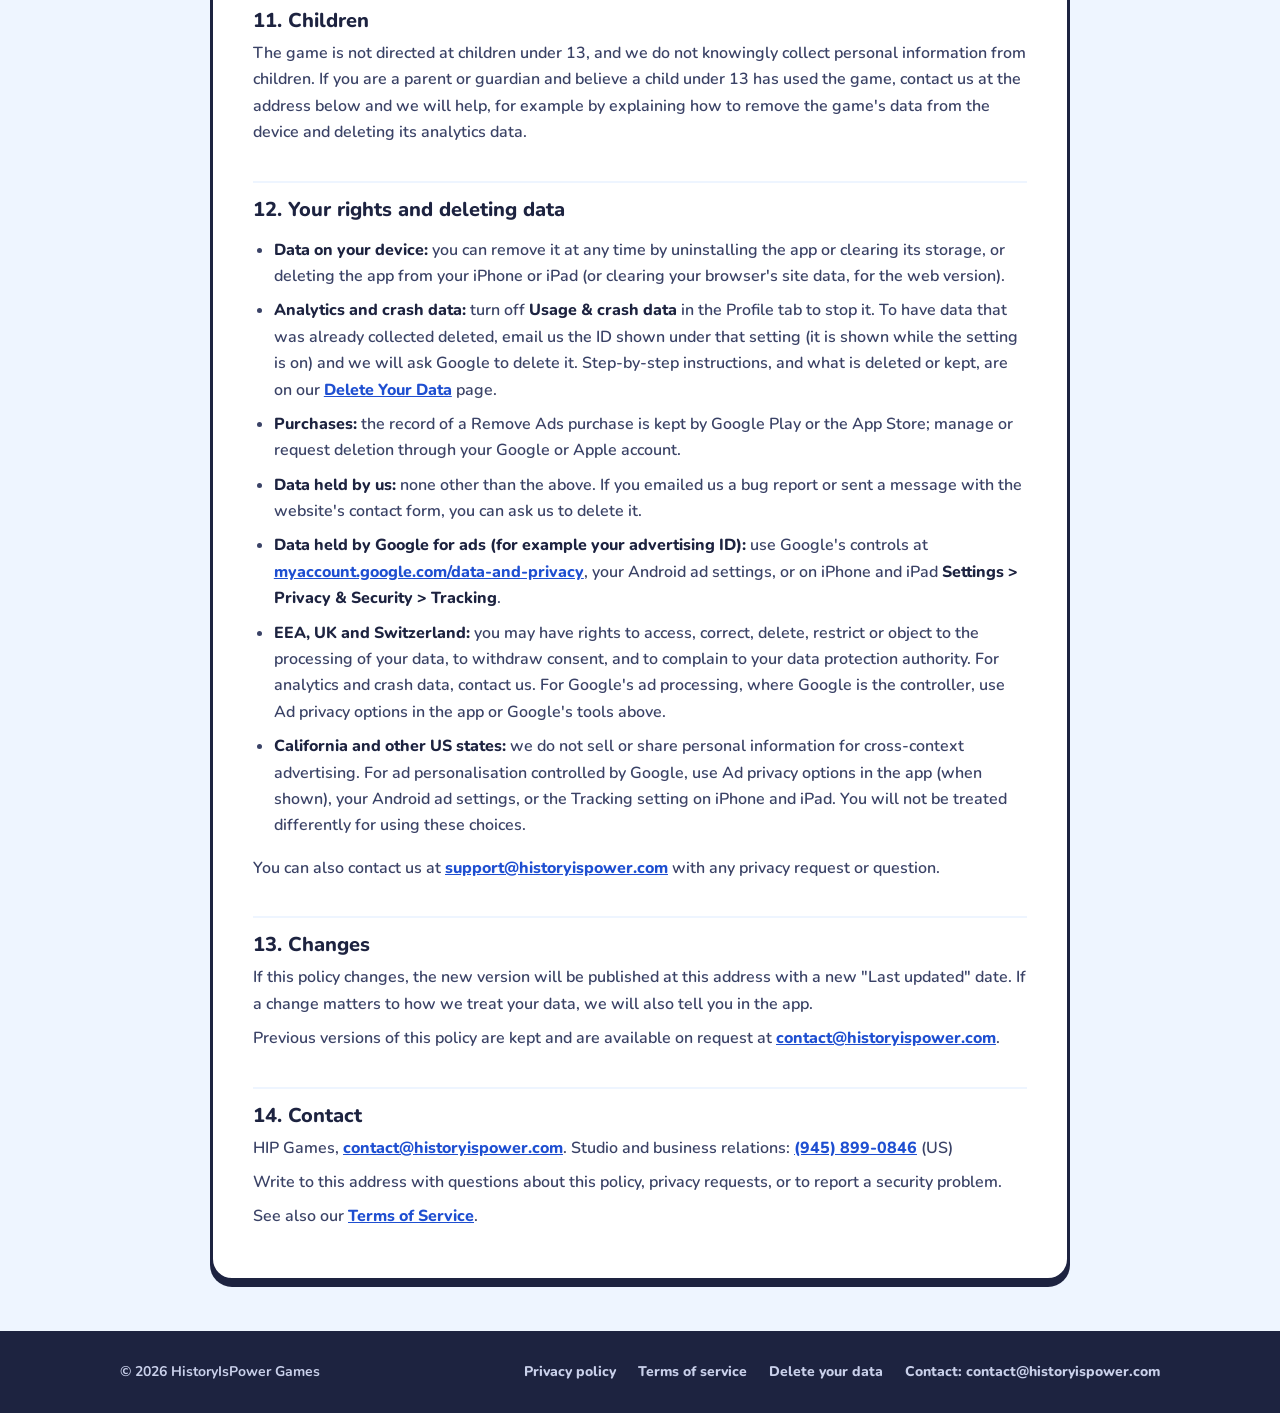
<file: privacy-policy.html>
<!doctype html>
<html lang="en">
<head>
<meta charset="utf-8">
<meta name="viewport" content="width=device-width, initial-scale=1">
<title>Privacy Policy - Trillionaire Tycoon</title>
<meta name="description" content="Privacy policy for the game Trillionaire Tycoon by HIP Games, for Android, iPhone, iPad and web browsers.">
<meta name="theme-color" content="#8fd3ff" media="(prefers-color-scheme: light)">
<meta name="theme-color" content="#23163f" media="(prefers-color-scheme: dark)">
<script>try{var t=localStorage.getItem('hip-theme');if(t==='light'||t==='dark')document.documentElement.setAttribute('data-theme',t)}catch(e){}</script>
<link rel="icon" href="favicon.svg" type="image/svg+xml">
<link rel="preconnect" href="https://fonts.googleapis.com">
<link rel="preconnect" href="https://fonts.gstatic.com" crossorigin>
<link rel="stylesheet" href="https://fonts.googleapis.com/css2?family=Lilita+One&family=Nunito:wght@600;700;800&display=swap">
<link rel="stylesheet" href="style.css">
</head>
<body>
<!-- Generated by tools\build-legal.ps1 from Android\PlayStore\privacy-policy.html. Edit the original, then run the script again. -->
<a class="skip" href="#content">Skip to content</a>

<header class="wrap">
  <div class="nav panel">
    <a class="brand" href="index.html" aria-label="HistoryIsPower Games, home">
      <b>History<i>Is</i>Power</b>
      <small>GAMES</small>
    </a>
    <nav class="links" id="links" aria-label="Main">
      <a href="index.html#games">Games</a>
      <a href="index.html#about">About</a>
      <a href="index.html#news">News</a>
      <a href="index.html#contact">Contact</a>
      <a class="pill test" href="tests/">Beta tests</a>
      <a class="pill" href="index.html#community">Community</a>
    </nav>
    <div class="nav-tools">
      <button class="theme-btn" type="button" aria-label="Switch to dark mode" title="Light / dark mode">
        <svg class="ico-moon" viewBox="0 0 24 24" fill="currentColor" aria-hidden="true"><path d="M20.5 14.6A8.5 8.5 0 0 1 9.4 3.5a8.5 8.5 0 1 0 11.1 11.1z"/></svg>
        <svg class="ico-sun" viewBox="0 0 24 24" fill="none" stroke="currentColor" stroke-width="2.4" stroke-linecap="round" aria-hidden="true"><circle cx="12" cy="12" r="4.6" fill="currentColor" stroke="none"/><path d="M12 1.8v2.6M12 19.6v2.6M1.8 12h2.6M19.6 12h2.6M4.8 4.8l1.8 1.8M17.4 17.4l1.8 1.8M4.8 19.2l1.8-1.8M17.4 6.6l1.8-1.8"/></svg>
      </button>
      <button class="menu-btn" type="button" aria-expanded="false" aria-controls="links">Menu</button>
    </div>
  </div>
</header>

<main class="wrap" id="content">
<div class="legal panel">
<h1>Privacy Policy for Trillionaire Tycoon</h1>
<p class="meta">Last updated: 24 November 2026</p>

<p>This policy explains what information the game <strong>Trillionaire Tycoon</strong> handles: the mobile app for Android (package name <code>com.trillionairetycoon.game</code>) and for iPhone and iPad (bundle ID <code>com.trillionairetycoon.game</code>), together "the app", and the version you play in a web browser ("the web version"). Together they are "the game".
The game is published by <strong>HIP Games</strong> ("we", "us"). Contact: <a href="mailto:contact@historyispower.com">contact@historyispower.com</a>. Studio and business relations: <a href="tel:+19458990846">(945) 899-0846</a> (US)</p>
<p>By using the game you accept this policy. If you do not agree with it, please uninstall the app or stop using the web version.</p>

<h2>1. The short version</h2>
<div class="summary">
<ul>
  <li>There are no accounts, no sign-in and no servers of ours. The game does not collect your name, email address, phone number or precise location. We only see your name and email if you write to us yourself (section 8).</li>
  <li>The app offers one optional purchase, <strong>Remove Ads</strong>. Payment is handled entirely by Google Play or Apple's App Store; we never see your payment details (see section 4a).</li>
  <li>Your progress, settings and optional profile photo are stored <strong>only on your device</strong> (or in your browser, for the web version).</li>
  <li>The app (Android, iPhone and iPad) shows ads through <strong>Google AdMob</strong>. Google and its partners may collect certain device information to show and measure ads (see section 4). We do not receive that information.</li>
  <li>The app uses <strong>Google Firebase</strong> (Analytics and Crashlytics) to see how the game is played and to find crashes (see section 5). You can turn this off at any time with <strong>Usage &amp; crash data</strong> in the Profile tab.</li>
  <li>The web version shows no ads and sends no analytics or crash reports (see section 7).</li>
  <li>We do not sell personal data, and we do not follow you across apps or devices ourselves. On iPhone and iPad, Google can use your device's advertising identifier for ads only if you allow tracking when the app asks (section 4).</li>
</ul>
</div>

<h2>2. Information stored on your device</h2>
<p>The game saves your progress (money, buildings, settings, a profile name and an optional profile photo you pick yourself) in local storage on your device: in the app's storage on your phone, or in your browser's local storage for the web version. We use it only to run the game, for example to restore your progress when you reopen it. We cannot see or access this data.</p>
<ul>
  <li><strong>Save files:</strong> the Profile tab lets you export and import a save file. The file goes wherever you choose to put it, and we never receive it.</li>
  <li><strong>How long it is kept:</strong> until you uninstall the app or clear its data in Android settings, or delete the app from your iPhone or iPad (or clear your browser's site data, for the web version). The Android app is excluded from Android's automatic cloud backup, so your progress is not copied to Google Drive or to a new phone. Use the export option to move it yourself.</li>
  <li><strong>iPhone and iPad:</strong> the app also keeps a backup copy of your progress in its own storage on the device, so your game survives if iOS clears the game's web storage. Like all app data, the game's data can be part of your own iCloud or computer backup of the device. Those backups are Apple's service (or your computer's), not ours, and we cannot access them.</li>
</ul>

<h2>3. Information we do not collect</h2>
<p>Through the game we do not collect or receive: your name, email address, phone number, precise location, contacts, photos or files (the profile name, profile photo and save files stay on your device), payment details, or an account. The game has no accounts; its only in-app purchase (Remove Ads, section 4a) is paid through Google Play or the App Store, never through us. The game sends no game data to any server of ours. Its network traffic is loading the game's fonts from Google Fonts (section 6), and, in the app only (not the web version), ad requests to Google (section 4), purchase requests to Google Play or the App Store (section 4a) and usage and crash reports to Google Firebase (section 5).</p>

<h2>4. Ads and information collected by Google (app)</h2>
<p>The app uses Google AdMob to show a banner ad at the top of the screen and optional rewarded video ads. AdMob may collect and use, for advertising, measurement and fraud prevention:</p>
<ul>
  <li>the device's advertising identifier (the Android advertising ID; on iPhone and iPad the IDFA, only if you allow tracking) and other device identifiers</li>
  <li>approximate location (derived from your IP address)</li>
  <li>app interactions and ad interactions</li>
  <li>diagnostic and crash information</li>
</ul>
<p>This data is collected by Google, not by us. We do not receive it, and we cannot link it to you. Ads may come from Google and its advertising partners and technology providers. Google's practices are described at <a href="https://policies.google.com/privacy">policies.google.com/privacy</a> and <a href="https://policies.google.com/technologies/partner-sites">policies.google.com/technologies/partner-sites</a>.</p>
<p>The game is meant for a general audience (13 and older, see section 11). We limit ad content to a maximum rating of PG.</p>

<h3>Your choices</h3>
<ul>
  <li>In the EEA, the UK and other regions where the law requires it, the app asks for your consent with Google's consent form (User Messaging Platform) before personalised ads are shown. You can change or withdraw your choice at any time with <strong>Ad privacy options</strong> in the Profile tab, when it is shown.</li>
  <li>On iPhone and iPad, the app asks once whether Google may use your device's advertising identifier ("Allow tracking?", Apple's App Tracking Transparency). If you choose <strong>Ask App Not to Track</strong>, you still see ads, but they are not personalised with that identifier. You can change your answer at any time in <strong>Settings &gt; Privacy &amp; Security &gt; Tracking</strong>.</li>
  <li>On Android, you can reset or delete your advertising ID, or opt out of ad personalisation, in your Android settings (Settings &gt; Privacy &gt; Ads).</li>
  <li>Watching a rewarded ad is always optional.</li>
  <li>The <strong>Remove Ads</strong> purchase (section 4a) turns off the banner ad for good. Rewarded ads stay available as an optional choice.</li>
</ul>

<h2>4a. In-app purchase: Remove Ads (app)</h2>
<p>The app offers one optional, one-time purchase, <strong>Remove Ads</strong>, which turns off the banner ad. The web version has no purchases.</p>
<ul>
  <li><strong>Payment:</strong> the purchase is made and paid through <strong>Google Play</strong> (Android) or <strong>Apple's App Store</strong> (iPhone and iPad), under their terms and privacy policies (<a href="https://policies.google.com/privacy">policies.google.com/privacy</a>, <a href="https://www.apple.com/legal/privacy/">apple.com/legal/privacy</a>). We never receive your name, email address, card or other payment details.</li>
  <li><strong>What the app keeps:</strong> only whether Remove Ads is owned, stored on your device and checked with Google Play or the App Store when the game starts and when you tap <strong>Restore purchases</strong>.</li>
  <li><strong>Records:</strong> Google or Apple keep the record of your purchase (for receipts, refunds and restoring it on a new device). The stores give us sales reports and order information in their developer consoles, which we use only for accounting, refunds and support.</li>
  <li><strong>Analytics:</strong> if <strong>Usage &amp; crash data</strong> is on, Firebase may log that a purchase was made (section 5), without any payment details.</li>
</ul>

<h2>5. Analytics and crash reports (Google Firebase, app)</h2>
<p>In the app (Android, iPhone and iPad) we use <strong>Google Analytics for Firebase</strong> and <strong>Firebase Crashlytics</strong>, services provided by Google, to understand how the game is played (for example, where players get stuck, so we can balance it) and to fix crashes. They collect:</p>
<ul>
  <li>an app instance ID: a random ID for this installation of the game, which changes when you reinstall the app</li>
  <li>game events: starting a session, how long you play, buying a home or business for the first time, upgrades, permits, contracts, reaching goals, going public (IPO), claiming the daily reward, watching a rewarded ad, and which tabs of the game you open</li>
  <li>device model, operating system version (Android or iOS), app version, language, and approximate country or region derived from your IP address</li>
  <li>crash reports and error details: what the app was doing when it crashed or ran into an error, with your game progress at that moment (for example card level, number of IPOs, which tab was open and how long you have played)</li>
</ul>
<p>We do not send your profile name, profile photo or save file to Firebase. We do not link Firebase data to your advertising ID, and we do not use it for ads. We see analytics data mostly as totals and use it only to improve the game. Analytics data is kept for up to 14 months and crash reports for up to 90 days. Google processes this data on our behalf; see <a href="https://firebase.google.com/support/privacy">firebase.google.com/support/privacy</a>.</p>

<h3>Your choices</h3>
<ul>
  <li><strong>Usage &amp; crash data</strong> in the Profile tab turns analytics and crash reporting off (and back on) at any time. When you turn it off, crash reports that were not sent yet are deleted from your device.</li>
  <li>In the EEA, the UK and Switzerland, analytics and crash reporting stay off until you agree to measurement in Google's consent form. You can change that choice with <strong>Ad privacy options</strong> in the Profile tab.</li>
</ul>

<h2>6. Permissions and network use</h2>
<p>The Android app asks only for the permissions it needs: internet access and network state (to load fonts and ads and to send analytics and crash reports), and the advertising ID permission (so AdMob can read your advertising ID; Firebase does not use it). The Android app does not ask for access to your contacts, microphone, camera, location or storage.</p>
<p>The iPhone and iPad app asks for tracking permission (section 4), and for the camera only if you choose <strong>Take Photo</strong> when you pick a profile photo; that photo stays on your device. Picking a photo from your library uses Apple's photo picker, which gives the app only the photo you choose. The iPhone and iPad app does not ask for access to your contacts, microphone or location. Firebase does not use the advertising identifier on any device. All connections use HTTPS.</p>
<p>Both the app and the web version load the game's fonts from <strong>Google Fonts</strong>. To deliver them, Google receives your IP address and basic browser information, as it would for any website that uses Google Fonts. See <a href="https://developers.google.com/fonts/faq/privacy">developers.google.com/fonts/faq/privacy</a>.</p>
<p><strong>Update check:</strong> when the game starts, it checks whether a newer version is available, so it can offer you the update (updating is always optional). The Android app asks Google Play, the iPhone and iPad app asks Apple's App Store, and the Windows version checks the game's own download page at most once a day. These checks send no game data and no personal information beyond what any connection to those services involves, such as your IP address.</p>

<h2>7. The web version</h2>
<ul>
  <li><strong>No ads, analytics or crash reports:</strong> the web version does not include Google AdMob or Google Firebase, and it does not send game events or crash reports anywhere.</li>
  <li><strong>No cookies:</strong> the game sets no cookies and uses no tracking pixels. It uses your browser's local storage only to save your progress and settings (section 2).</li>
  <li><strong>Hosting:</strong> the website that serves the game may keep standard server logs, such as your IP address, browser type and the time of your visit, to deliver and protect the site.</li>
  <li><strong>Stopping:</strong> you can stop all of this at any time by closing the game. Clearing your browser's site data removes your saved progress.</li>
</ul>

<h2>8. Other information</h2>
<ul>
  <li><strong>Bug reports:</strong> the "report a bug" button only opens your own email app or webmail with a pre-filled message. Nothing is sent unless you send it. If you do, the message reaches us as an ordinary email and we use it only to fix the problem and reply to you.</li>
  <li><strong>Links:</strong> links such as our Discord invite open outside the game. Those services have their own privacy policies and we are not responsible for them.</li>
</ul>

<h3>Our studio website</h3>
<p>This policy also covers our studio website, where you can read about our games and contact us.</p>
<ul>
  <li><strong>Contact form:</strong> if you send a message with the form, it contains the name, email address and message you type, and which of our mailboxes you picked (help and bugs, game feedback or business). It is delivered to that @historyispower.com mailbox, whose email is hosted by <strong>Hostinger</strong>, through <strong>Web3Forms</strong>, a form-to-email service. If a mailbox is not connected to the form, your own email app opens instead and nothing passes through Web3Forms. We use it only to read and answer your message, and we delete it when you ask us to. See <a href="https://web3forms.com/privacy">web3forms.com/privacy</a>. Nothing is sent unless you press <strong>Send message</strong>.</li>
  <li><strong>Visitor statistics:</strong> we use <strong>Cloudflare Web Analytics</strong> to count visits. It sets no cookies, does not build a profile of you and does not follow you to other sites. It records which pages are viewed, the referring site, browser and device type, and the approximate country derived from your IP address; your IP address itself is not stored for analytics. See <a href="https://www.cloudflare.com/privacypolicy/">cloudflare.com/privacypolicy</a>.</li>
  <li><strong>Hosting and fonts:</strong> the website (historyispower.com) is hosted by <strong>Hostinger</strong>, which may keep standard server logs (such as your IP address, browser type and time of visit) to deliver and protect the site; see <a href="https://www.hostinger.com/legal/privacy-policy">Hostinger's privacy policy</a>. Our older address on GitHub Pages only forwards you to it; GitHub may log that visit in the same way (<a href="https://docs.github.com/en/site-policy/privacy-policies/github-general-privacy-statement">GitHub's privacy statement</a>). Like the game, the website loads its fonts from Google Fonts (section 6).</li>
  <li><strong>No cookies or tracking pixels:</strong> the website sets no cookies and shows no ads.</li>
</ul>

<h2>9. Sharing, selling, security and breaches</h2>
<p>We do not sell personal data. Ad data is handled by Google as described in section 4, purchases by Google Play or the App Store as described in section 4a, and analytics and crash data by Google Firebase as described in section 5. We have no servers or databases of our own, so there is no database of ours to be breached. On your device, your progress is protected by your device's own security (for example the screen lock and the app sandbox of Android or iOS). No method of storage is completely secure, so we cannot promise absolute security.</p>
<p><strong>Data breach notification:</strong> if a data breach occurs that affects your personal data, we will notify you in accordance with applicable legal requirements, including, where required, information about the nature of the breach and the steps being taken to address it.</p>

<h2>10. Where data is processed</h2>
<p>Google may process ad, analytics, crash and font data in the United States and other countries outside your country of residence, including outside the European Economic Area (EEA). Data protection laws in those countries may differ from those where you live. Where the law requires safeguards for international transfers, these rely on:</p>
<ul>
  <li>Standard Contractual Clauses (SCCs) approved by the European Commission</li>
  <li>adequacy decisions or other legally recognised transfer mechanisms</li>
</ul>
<p>Google's safeguards for international transfers are described in Google's privacy policy linked above. For the studio website, Web3Forms, Cloudflare, Hostinger and GitHub may also process data in the United States, the European Union and other countries, under their own transfer safeguards (section 8). We process no personal data on servers of our own.</p>

<h2>11. Children</h2>
<p>The game is not directed at children under 13, and we do not knowingly collect personal information from children. If you are a parent or guardian and believe a child under 13 has used the game, contact us at the address below and we will help, for example by explaining how to remove the game's data from the device and deleting its analytics data.</p>

<h2>12. Your rights and deleting data</h2>
<ul>
  <li><strong>Data on your device:</strong> you can remove it at any time by uninstalling the app or clearing its storage, or deleting the app from your iPhone or iPad (or clearing your browser's site data, for the web version).</li>
  <li><strong>Analytics and crash data:</strong> turn off <strong>Usage &amp; crash data</strong> in the Profile tab to stop it. To have data that was already collected deleted, email us the ID shown under that setting (it is shown while the setting is on) and we will ask Google to delete it. Step-by-step instructions, and what is deleted or kept, are on our <a href="delete-data.html">Delete Your Data</a> page.</li>
  <li><strong>Purchases:</strong> the record of a Remove Ads purchase is kept by Google Play or the App Store; manage or request deletion through your Google or Apple account.</li>
  <li><strong>Data held by us:</strong> none other than the above. If you emailed us a bug report or sent a message with the website's contact form, you can ask us to delete it.</li>
  <li><strong>Data held by Google for ads (for example your advertising ID):</strong> use Google's controls at <a href="https://myaccount.google.com/data-and-privacy">myaccount.google.com/data-and-privacy</a>, your Android ad settings, or on iPhone and iPad <strong>Settings &gt; Privacy &amp; Security &gt; Tracking</strong>.</li>
  <li><strong>EEA, UK and Switzerland:</strong> you may have rights to access, correct, delete, restrict or object to the processing of your data, to withdraw consent, and to complain to your data protection authority. For analytics and crash data, contact us. For Google's ad processing, where Google is the controller, use Ad privacy options in the app or Google's tools above.</li>
  <li><strong>California and other US states:</strong> we do not sell or share personal information for cross-context advertising. For ad personalisation controlled by Google, use Ad privacy options in the app (when shown), your Android ad settings, or the Tracking setting on iPhone and iPad. You will not be treated differently for using these choices.</li>
</ul>
<p>You can also contact us at <a href="mailto:support@historyispower.com">support@historyispower.com</a> with any privacy request or question.</p>

<h2>13. Changes</h2>
<p>If this policy changes, the new version will be published at this address with a new "Last updated" date. If a change matters to how we treat your data, we will also tell you in the app.</p>
<p>Previous versions of this policy are kept and are available on request at <a href="mailto:contact@historyispower.com">contact@historyispower.com</a>.</p>

<h2>14. Contact</h2>
<p>HIP Games, <a href="mailto:contact@historyispower.com">contact@historyispower.com</a>. Studio and business relations: <a href="tel:+19458990846">(945) 899-0846</a> (US)</p>
<p>Write to this address with questions about this policy, privacy requests, or to report a security problem.</p>
<p>See also our <a href="terms-of-service.html">Terms of Service</a>.</p>
</div>
</main>

<footer>
  <div class="wrap foot">
    <div>&copy; 2026 HistoryIsPower Games</div>
    <nav aria-label="Footer">
      <a href="privacy-policy.html">Privacy policy</a>
      <a href="terms-of-service.html">Terms of service</a>
      <a href="delete-data.html">Delete your data</a>
      <a href="mailto:contact@historyispower.com">Contact: contact@historyispower.com</a>
    </nav>
  </div>
</footer>

<script src="script.js?v=2"></script>
</body>
</html>
</file>
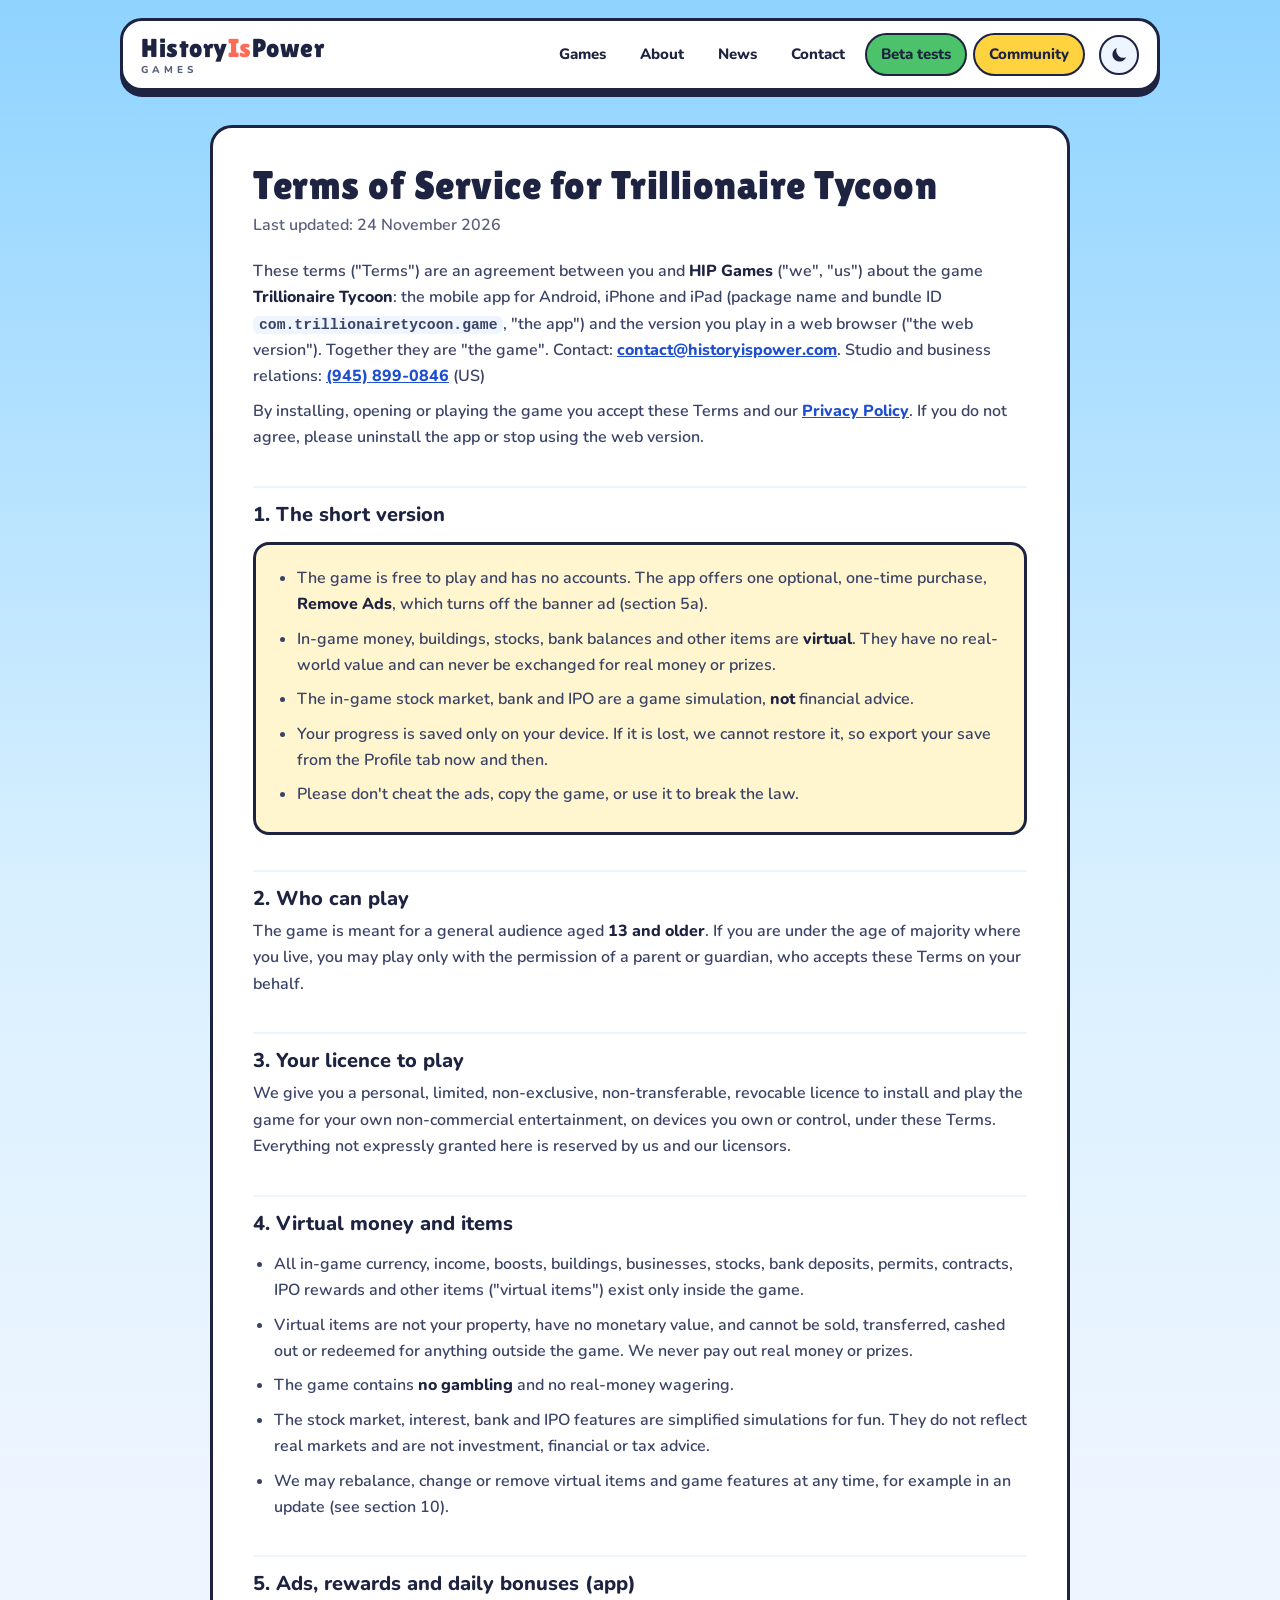
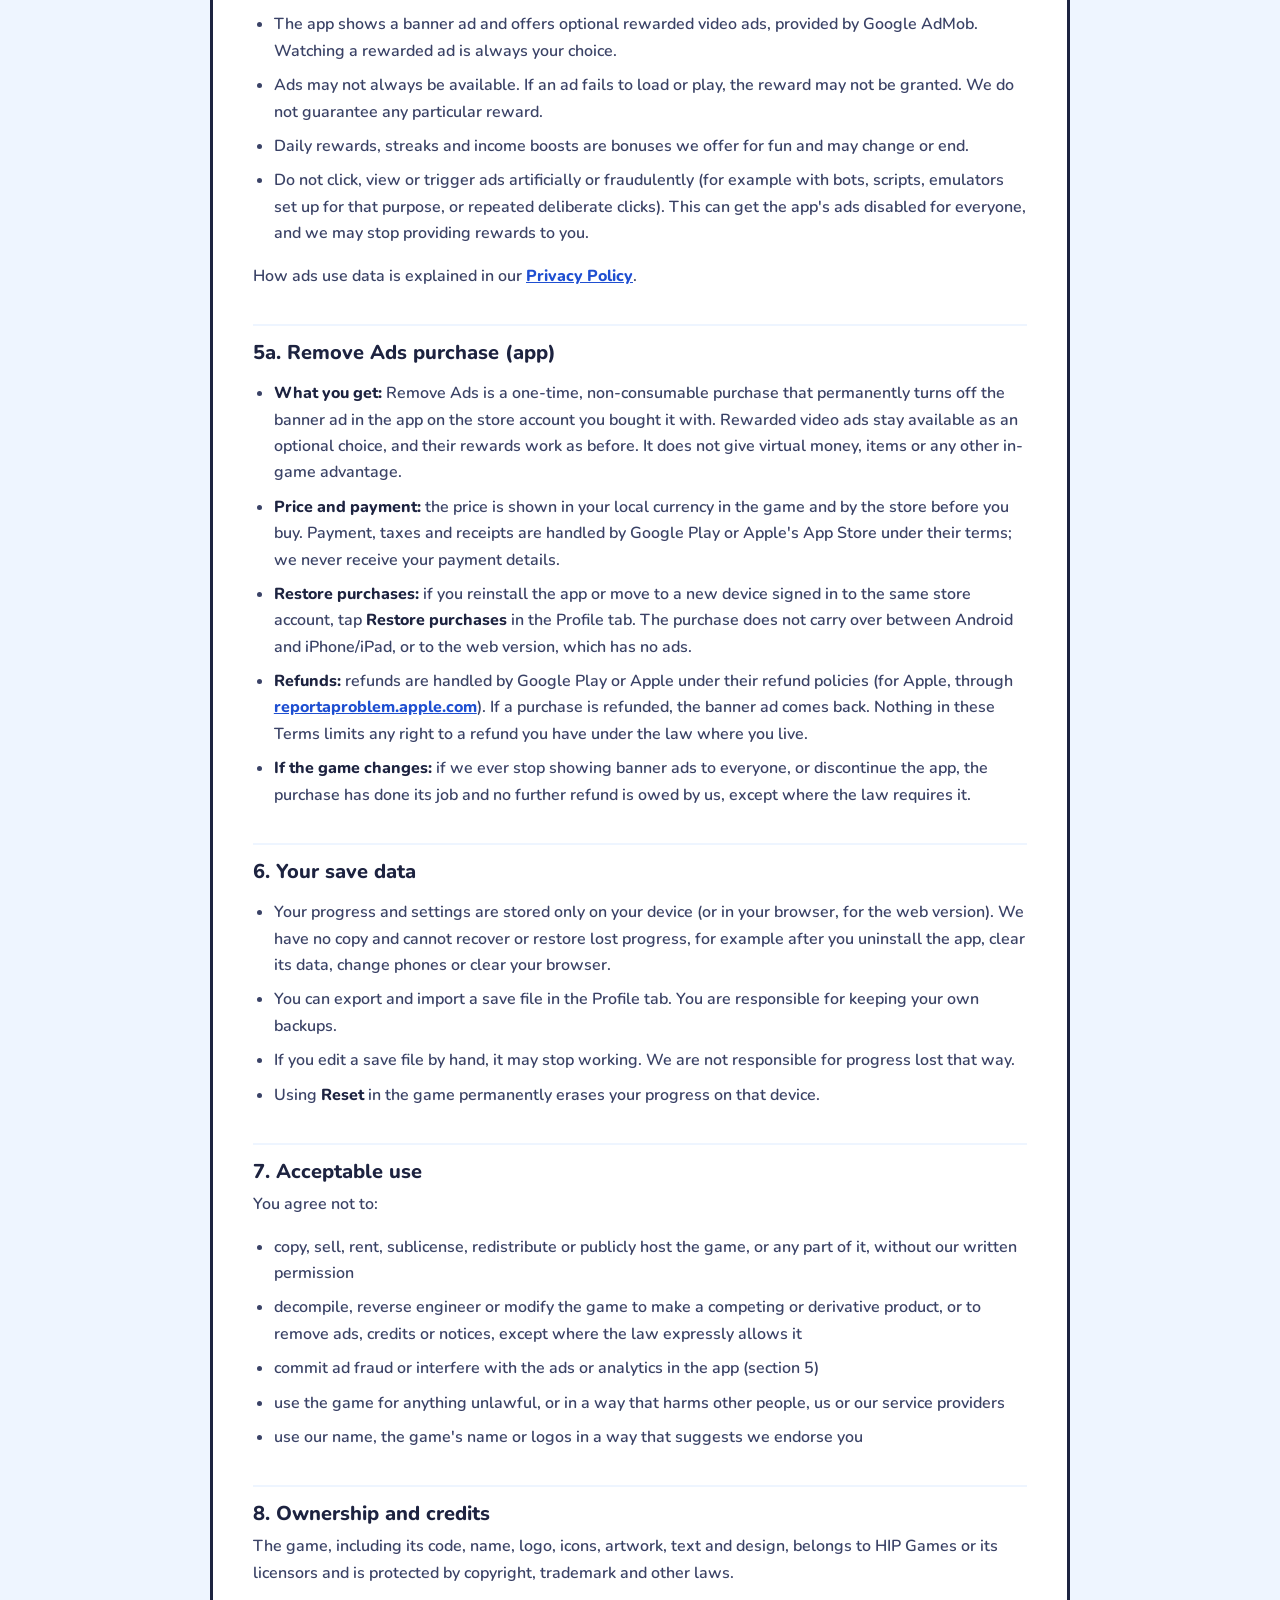
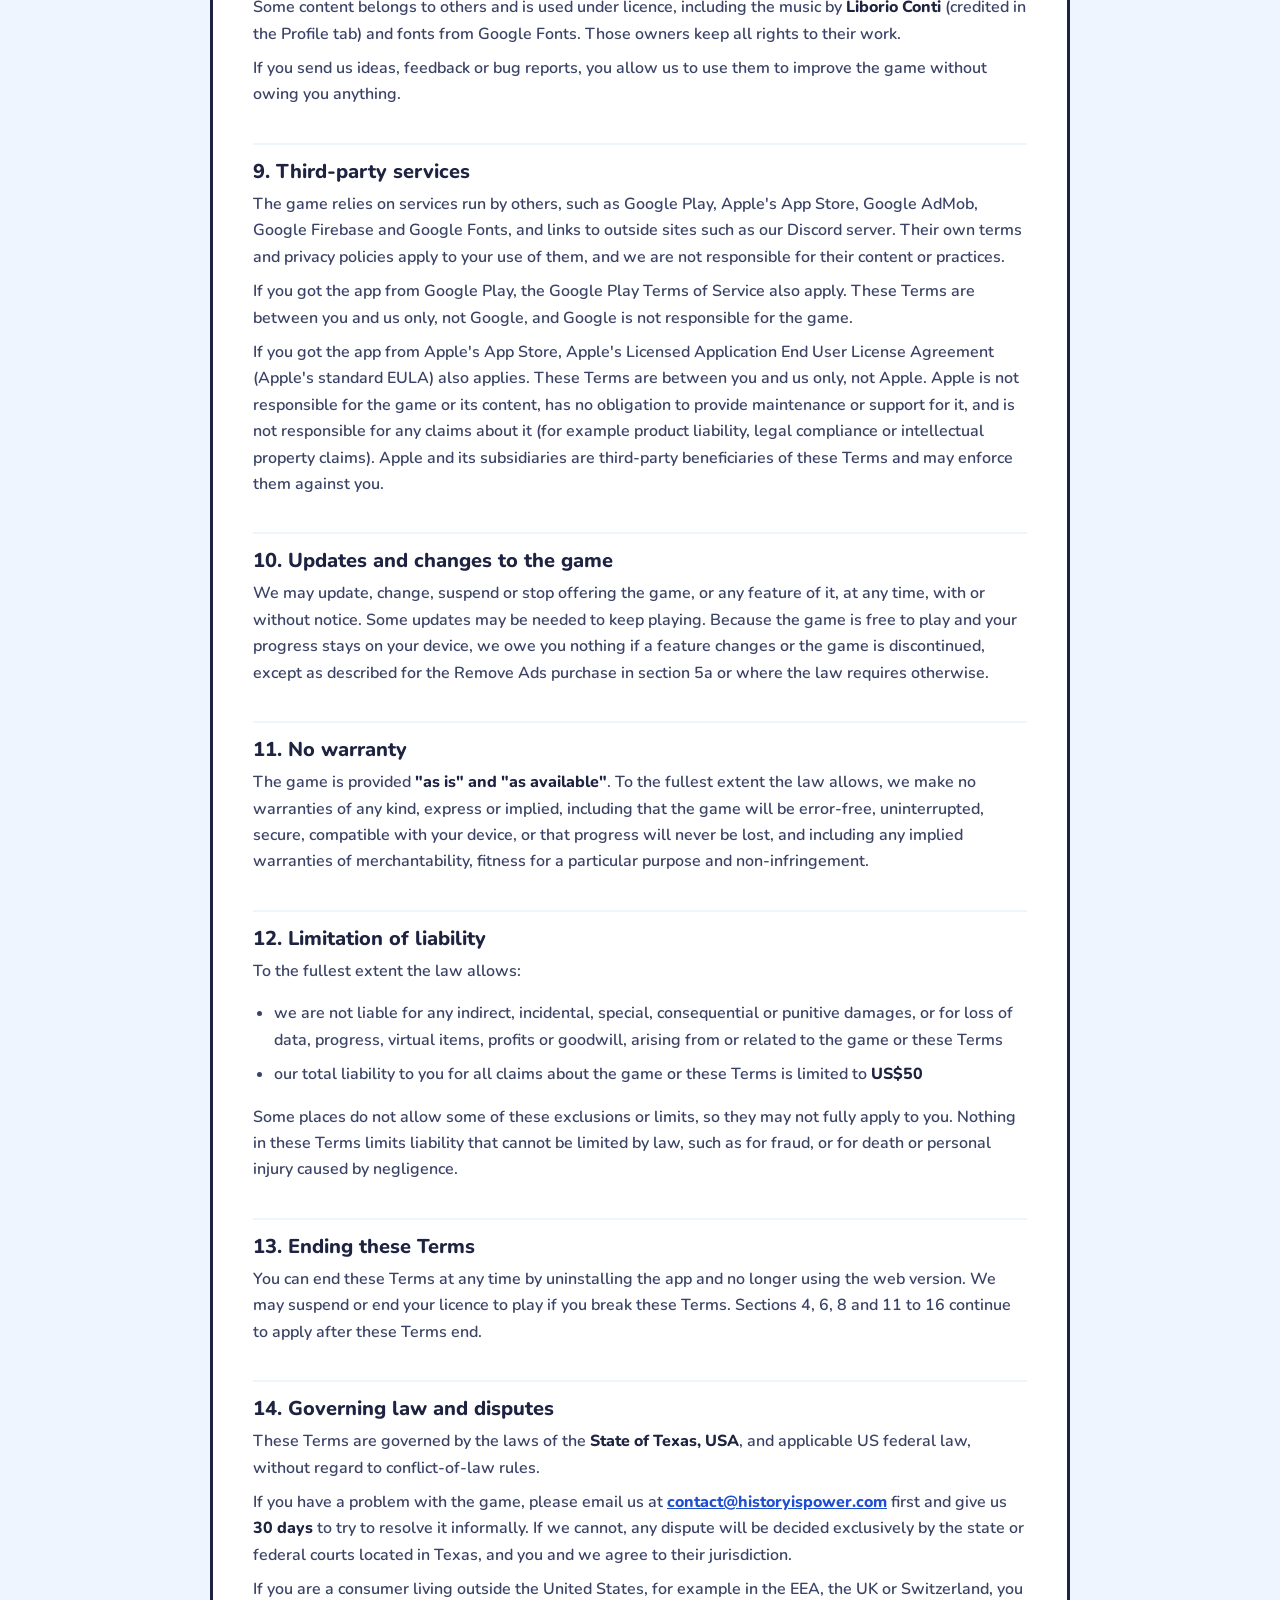
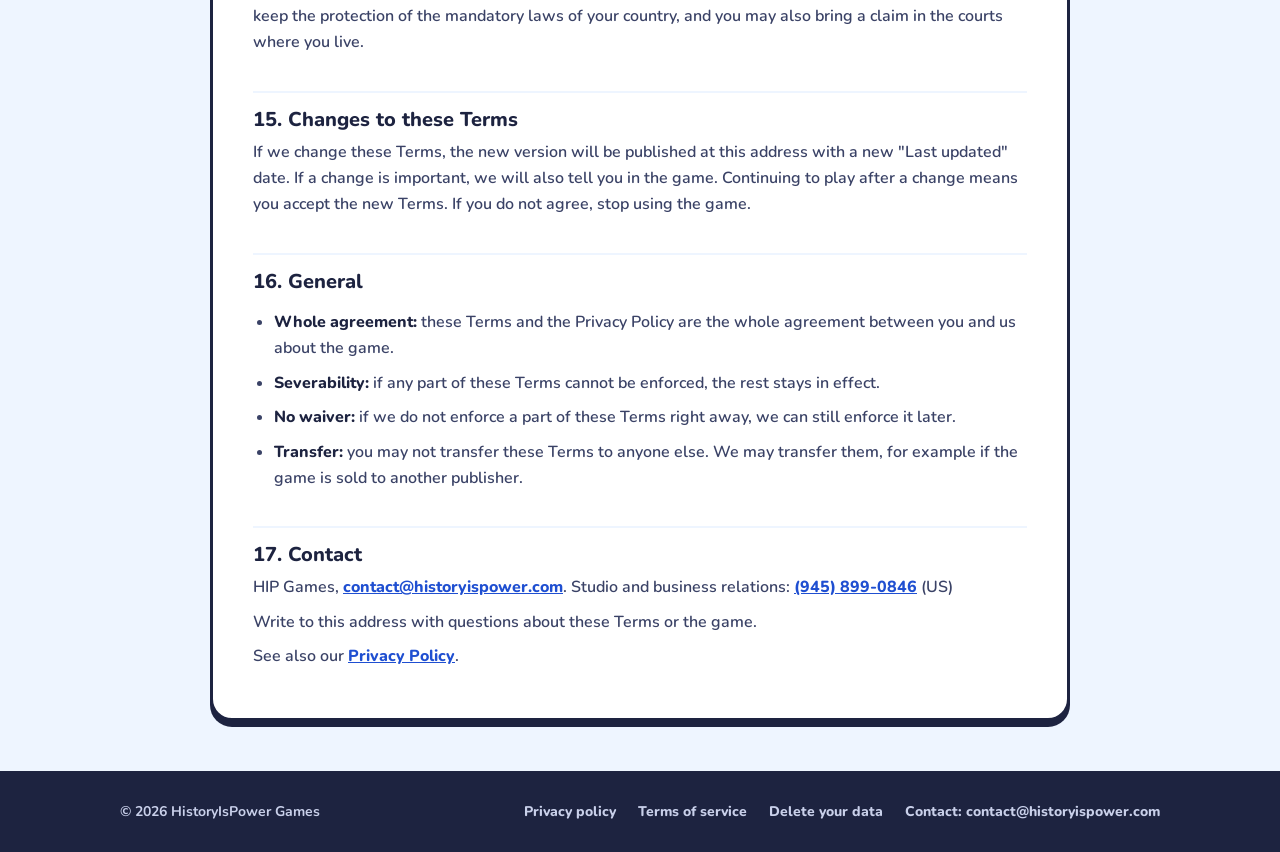
<file: terms-of-service.html>
<!doctype html>
<html lang="en">
<head>
<meta charset="utf-8">
<meta name="viewport" content="width=device-width, initial-scale=1">
<title>Terms of Service - Trillionaire Tycoon</title>
<meta name="description" content="Terms of service for the game Trillionaire Tycoon by HIP Games, for Android, iPhone, iPad and web browsers.">
<meta name="theme-color" content="#8fd3ff" media="(prefers-color-scheme: light)">
<meta name="theme-color" content="#23163f" media="(prefers-color-scheme: dark)">
<script>try{var t=localStorage.getItem('hip-theme');if(t==='light'||t==='dark')document.documentElement.setAttribute('data-theme',t)}catch(e){}</script>
<link rel="icon" href="favicon.svg" type="image/svg+xml">
<link rel="preconnect" href="https://fonts.googleapis.com">
<link rel="preconnect" href="https://fonts.gstatic.com" crossorigin>
<link rel="stylesheet" href="https://fonts.googleapis.com/css2?family=Lilita+One&family=Nunito:wght@600;700;800&display=swap">
<link rel="stylesheet" href="style.css">
</head>
<body>
<!-- Generated by tools\build-legal.ps1 from Android\PlayStore\terms-of-service.html. Edit the original, then run the script again. -->
<a class="skip" href="#content">Skip to content</a>

<header class="wrap">
  <div class="nav panel">
    <a class="brand" href="index.html" aria-label="HistoryIsPower Games, home">
      <b>History<i>Is</i>Power</b>
      <small>GAMES</small>
    </a>
    <nav class="links" id="links" aria-label="Main">
      <a href="index.html#games">Games</a>
      <a href="index.html#about">About</a>
      <a href="index.html#news">News</a>
      <a href="index.html#contact">Contact</a>
      <a class="pill test" href="tests/">Beta tests</a>
      <a class="pill" href="index.html#community">Community</a>
    </nav>
    <div class="nav-tools">
      <button class="theme-btn" type="button" aria-label="Switch to dark mode" title="Light / dark mode">
        <svg class="ico-moon" viewBox="0 0 24 24" fill="currentColor" aria-hidden="true"><path d="M20.5 14.6A8.5 8.5 0 0 1 9.4 3.5a8.5 8.5 0 1 0 11.1 11.1z"/></svg>
        <svg class="ico-sun" viewBox="0 0 24 24" fill="none" stroke="currentColor" stroke-width="2.4" stroke-linecap="round" aria-hidden="true"><circle cx="12" cy="12" r="4.6" fill="currentColor" stroke="none"/><path d="M12 1.8v2.6M12 19.6v2.6M1.8 12h2.6M19.6 12h2.6M4.8 4.8l1.8 1.8M17.4 17.4l1.8 1.8M4.8 19.2l1.8-1.8M17.4 6.6l1.8-1.8"/></svg>
      </button>
      <button class="menu-btn" type="button" aria-expanded="false" aria-controls="links">Menu</button>
    </div>
  </div>
</header>

<main class="wrap" id="content">
<div class="legal panel">
<h1>Terms of Service for Trillionaire Tycoon</h1>
<p class="meta">Last updated: 24 November 2026</p>

<p>These terms ("Terms") are an agreement between you and <strong>HIP Games</strong> ("we", "us") about the game <strong>Trillionaire Tycoon</strong>: the mobile app for Android, iPhone and iPad (package name and bundle ID <code>com.trillionairetycoon.game</code>, "the app") and the version you play in a web browser ("the web version"). Together they are "the game". Contact: <a href="mailto:contact@historyispower.com">contact@historyispower.com</a>. Studio and business relations: <a href="tel:+19458990846">(945) 899-0846</a> (US)</p>
<p>By installing, opening or playing the game you accept these Terms and our <a href="privacy-policy.html">Privacy Policy</a>. If you do not agree, please uninstall the app or stop using the web version.</p>

<h2>1. The short version</h2>
<div class="summary">
<ul>
  <li>The game is free to play and has no accounts. The app offers one optional, one-time purchase, <strong>Remove Ads</strong>, which turns off the banner ad (section 5a).</li>
  <li>In-game money, buildings, stocks, bank balances and other items are <strong>virtual</strong>. They have no real-world value and can never be exchanged for real money or prizes.</li>
  <li>The in-game stock market, bank and IPO are a game simulation, <strong>not</strong> financial advice.</li>
  <li>Your progress is saved only on your device. If it is lost, we cannot restore it, so export your save from the Profile tab now and then.</li>
  <li>Please don't cheat the ads, copy the game, or use it to break the law.</li>
</ul>
</div>

<h2>2. Who can play</h2>
<p>The game is meant for a general audience aged <strong>13 and older</strong>. If you are under the age of majority where you live, you may play only with the permission of a parent or guardian, who accepts these Terms on your behalf.</p>

<h2>3. Your licence to play</h2>
<p>We give you a personal, limited, non-exclusive, non-transferable, revocable licence to install and play the game for your own non-commercial entertainment, on devices you own or control, under these Terms. Everything not expressly granted here is reserved by us and our licensors.</p>

<h2>4. Virtual money and items</h2>
<ul>
  <li>All in-game currency, income, boosts, buildings, businesses, stocks, bank deposits, permits, contracts, IPO rewards and other items ("virtual items") exist only inside the game.</li>
  <li>Virtual items are not your property, have no monetary value, and cannot be sold, transferred, cashed out or redeemed for anything outside the game. We never pay out real money or prizes.</li>
  <li>The game contains <strong>no gambling</strong> and no real-money wagering.</li>
  <li>The stock market, interest, bank and IPO features are simplified simulations for fun. They do not reflect real markets and are not investment, financial or tax advice.</li>
  <li>We may rebalance, change or remove virtual items and game features at any time, for example in an update (see section 10).</li>
</ul>

<h2>5. Ads, rewards and daily bonuses (app)</h2>
<ul>
  <li>The app shows a banner ad and offers optional rewarded video ads, provided by Google AdMob. Watching a rewarded ad is always your choice.</li>
  <li>Ads may not always be available. If an ad fails to load or play, the reward may not be granted. We do not guarantee any particular reward.</li>
  <li>Daily rewards, streaks and income boosts are bonuses we offer for fun and may change or end.</li>
  <li>Do not click, view or trigger ads artificially or fraudulently (for example with bots, scripts, emulators set up for that purpose, or repeated deliberate clicks). This can get the app's ads disabled for everyone, and we may stop providing rewards to you.</li>
</ul>
<p>How ads use data is explained in our <a href="privacy-policy.html">Privacy Policy</a>.</p>

<h2>5a. Remove Ads purchase (app)</h2>
<ul>
  <li><strong>What you get:</strong> Remove Ads is a one-time, non-consumable purchase that permanently turns off the banner ad in the app on the store account you bought it with. Rewarded video ads stay available as an optional choice, and their rewards work as before. It does not give virtual money, items or any other in-game advantage.</li>
  <li><strong>Price and payment:</strong> the price is shown in your local currency in the game and by the store before you buy. Payment, taxes and receipts are handled by Google Play or Apple's App Store under their terms; we never receive your payment details.</li>
  <li><strong>Restore purchases:</strong> if you reinstall the app or move to a new device signed in to the same store account, tap <strong>Restore purchases</strong> in the Profile tab. The purchase does not carry over between Android and iPhone/iPad, or to the web version, which has no ads.</li>
  <li><strong>Refunds:</strong> refunds are handled by Google Play or Apple under their refund policies (for Apple, through <a href="https://reportaproblem.apple.com">reportaproblem.apple.com</a>). If a purchase is refunded, the banner ad comes back. Nothing in these Terms limits any right to a refund you have under the law where you live.</li>
  <li><strong>If the game changes:</strong> if we ever stop showing banner ads to everyone, or discontinue the app, the purchase has done its job and no further refund is owed by us, except where the law requires it.</li>
</ul>

<h2>6. Your save data</h2>
<ul>
  <li>Your progress and settings are stored only on your device (or in your browser, for the web version). We have no copy and cannot recover or restore lost progress, for example after you uninstall the app, clear its data, change phones or clear your browser.</li>
  <li>You can export and import a save file in the Profile tab. You are responsible for keeping your own backups.</li>
  <li>If you edit a save file by hand, it may stop working. We are not responsible for progress lost that way.</li>
  <li>Using <strong>Reset</strong> in the game permanently erases your progress on that device.</li>
</ul>

<h2>7. Acceptable use</h2>
<p>You agree not to:</p>
<ul>
  <li>copy, sell, rent, sublicense, redistribute or publicly host the game, or any part of it, without our written permission</li>
  <li>decompile, reverse engineer or modify the game to make a competing or derivative product, or to remove ads, credits or notices, except where the law expressly allows it</li>
  <li>commit ad fraud or interfere with the ads or analytics in the app (section 5)</li>
  <li>use the game for anything unlawful, or in a way that harms other people, us or our service providers</li>
  <li>use our name, the game's name or logos in a way that suggests we endorse you</li>
</ul>

<h2>8. Ownership and credits</h2>
<p>The game, including its code, name, logo, icons, artwork, text and design, belongs to HIP Games or its licensors and is protected by copyright, trademark and other laws.</p>
<p>Some content belongs to others and is used under licence, including the music by <strong>Liborio Conti</strong> (credited in the Profile tab) and fonts from Google Fonts. Those owners keep all rights to their work.</p>
<p>If you send us ideas, feedback or bug reports, you allow us to use them to improve the game without owing you anything.</p>

<h2>9. Third-party services</h2>
<p>The game relies on services run by others, such as Google Play, Apple's App Store, Google AdMob, Google Firebase and Google Fonts, and links to outside sites such as our Discord server. Their own terms and privacy policies apply to your use of them, and we are not responsible for their content or practices.</p>
<p>If you got the app from Google Play, the Google Play Terms of Service also apply. These Terms are between you and us only, not Google, and Google is not responsible for the game.</p>
<p>If you got the app from Apple's App Store, Apple's Licensed Application End User License Agreement (Apple's standard EULA) also applies. These Terms are between you and us only, not Apple. Apple is not responsible for the game or its content, has no obligation to provide maintenance or support for it, and is not responsible for any claims about it (for example product liability, legal compliance or intellectual property claims). Apple and its subsidiaries are third-party beneficiaries of these Terms and may enforce them against you.</p>

<h2>10. Updates and changes to the game</h2>
<p>We may update, change, suspend or stop offering the game, or any feature of it, at any time, with or without notice. Some updates may be needed to keep playing. Because the game is free to play and your progress stays on your device, we owe you nothing if a feature changes or the game is discontinued, except as described for the Remove Ads purchase in section 5a or where the law requires otherwise.</p>

<h2>11. No warranty</h2>
<p>The game is provided <strong>"as is" and "as available"</strong>. To the fullest extent the law allows, we make no warranties of any kind, express or implied, including that the game will be error-free, uninterrupted, secure, compatible with your device, or that progress will never be lost, and including any implied warranties of merchantability, fitness for a particular purpose and non-infringement.</p>

<h2>12. Limitation of liability</h2>
<p>To the fullest extent the law allows:</p>
<ul>
  <li>we are not liable for any indirect, incidental, special, consequential or punitive damages, or for loss of data, progress, virtual items, profits or goodwill, arising from or related to the game or these Terms</li>
  <li>our total liability to you for all claims about the game or these Terms is limited to <strong>US$50</strong></li>
</ul>
<p>Some places do not allow some of these exclusions or limits, so they may not fully apply to you. Nothing in these Terms limits liability that cannot be limited by law, such as for fraud, or for death or personal injury caused by negligence.</p>

<h2>13. Ending these Terms</h2>
<p>You can end these Terms at any time by uninstalling the app and no longer using the web version. We may suspend or end your licence to play if you break these Terms. Sections 4, 6, 8 and 11 to 16 continue to apply after these Terms end.</p>

<h2>14. Governing law and disputes</h2>
<p>These Terms are governed by the laws of the <strong>State of Texas, USA</strong>, and applicable US federal law, without regard to conflict-of-law rules.</p>
<p>If you have a problem with the game, please email us at <a href="mailto:contact@historyispower.com">contact@historyispower.com</a> first and give us <strong>30 days</strong> to try to resolve it informally. If we cannot, any dispute will be decided exclusively by the state or federal courts located in Texas, and you and we agree to their jurisdiction.</p>
<p>If you are a consumer living outside the United States, for example in the EEA, the UK or Switzerland, you keep the protection of the mandatory laws of your country, and you may also bring a claim in the courts where you live.</p>

<h2>15. Changes to these Terms</h2>
<p>If we change these Terms, the new version will be published at this address with a new "Last updated" date. If a change is important, we will also tell you in the game. Continuing to play after a change means you accept the new Terms. If you do not agree, stop using the game.</p>

<h2>16. General</h2>
<ul>
  <li><strong>Whole agreement:</strong> these Terms and the Privacy Policy are the whole agreement between you and us about the game.</li>
  <li><strong>Severability:</strong> if any part of these Terms cannot be enforced, the rest stays in effect.</li>
  <li><strong>No waiver:</strong> if we do not enforce a part of these Terms right away, we can still enforce it later.</li>
  <li><strong>Transfer:</strong> you may not transfer these Terms to anyone else. We may transfer them, for example if the game is sold to another publisher.</li>
</ul>

<h2>17. Contact</h2>
<p>HIP Games, <a href="mailto:contact@historyispower.com">contact@historyispower.com</a>. Studio and business relations: <a href="tel:+19458990846">(945) 899-0846</a> (US)</p>
<p>Write to this address with questions about these Terms or the game.</p>
<p>See also our <a href="privacy-policy.html">Privacy Policy</a>.</p>
</div>
</main>

<footer>
  <div class="wrap foot">
    <div>&copy; 2026 HistoryIsPower Games</div>
    <nav aria-label="Footer">
      <a href="privacy-policy.html">Privacy policy</a>
      <a href="terms-of-service.html">Terms of service</a>
      <a href="delete-data.html">Delete your data</a>
      <a href="mailto:contact@historyispower.com">Contact: contact@historyispower.com</a>
    </nav>
  </div>
</footer>

<script src="script.js?v=2"></script>
</body>
</html>
</file>
<file: style.css>
/* HistoryIsPower Games: studio website (style B, Arcade).
   Colours and fonts match Trillionaire Tycoon (see the game's style.css).

   Themes: light is the default. Dark follows the visitor's device setting, unless they picked a theme with the
   sun/moon button (script.js saves it and sets <html data-theme="light|dark"> before the first paint).
   Only the tokens below change between themes. --ink stays dark navy in both: it is the text on the bright
   yellow, green and coral fills. Outlines use --edge, normal text uses --text. */

:root {
  --sky: #8fd3ff; --sky-2: #d9f0ff; --sun: #ffd23f; --go: #4cc26a; --coral: #ff6b57; --blue: #5a8dff;
  --ink: #1d2340; --paper: #ffffff; --soft: #eef5ff; --muted: #58607d; --cream: #fff6cf; --mint: #e1f7e8;
  --copy: #3a4266;
  --text: var(--ink);          /* normal text */
  --edge: var(--ink);          /* chunky outlines and drop shadows */
  --link: #1f4fd1;
  --rule: #c9d0ea;             /* thin table lines */
  --page-end: #eef5ff;         /* page colour below the sky */
  --more-bg: rgba(255, 255, 255, .55);
  --err-bg: #ffe3de;
  --foot-bg: var(--ink);
  --stars: linear-gradient(transparent, transparent);
  --display: "Lilita One", "Arial Rounded MT Bold", "Trebuchet MS", sans-serif;
  --body: "Nunito", "Segoe UI", system-ui, sans-serif;
}

/* Dark: the game's "Dusk Navy". Purple dusk sky with stars at the top of the page, plain dark navy behind the
   content. The same token block is written twice: once for "device is dark and no choice saved", once for
   "dark chosen with the button". */
@media (prefers-color-scheme: dark) {
  :root:not([data-theme="light"]) {
    color-scheme: dark;
    --sky: #23163f; --sky-2: #3d2766; --coral: #ff7a68; --blue: #4f7ef0;
    --paper: #18203f; --soft: #222c55; --muted: #a5aed0; --cream: #2e2d52; --mint: #1d3d3a; --copy: #c9d0ea;
    --text: #eef2ff; --edge: #070b1c; --link: #9dbcff; --rule: #3b4782; --page-end: #11172f;
    --more-bg: rgba(24, 32, 63, .6); --err-bg: #4a2230; --foot-bg: #0a0f22;
    --stars: radial-gradient(1.5px 1.5px at 15% 18%, #fff 50%, transparent 51%), radial-gradient(1px 1px at 55% 10%, #fff 50%, transparent 51%),
      radial-gradient(1px 1px at 75% 30%, #fff 50%, transparent 51%), radial-gradient(1.5px 1.5px at 40% 38%, #e9dcff 50%, transparent 51%),
      radial-gradient(1px 1px at 88% 8%, #fff 50%, transparent 51%), radial-gradient(1px 1px at 28% 46%, #e9dcff 50%, transparent 51%),
      radial-gradient(1.5px 1.5px at 65% 52%, #fff 50%, transparent 51%), radial-gradient(1px 1px at 8% 60%, #e9dcff 50%, transparent 51%);
  }
}
:root[data-theme="dark"] {
  color-scheme: dark;
  --sky: #23163f; --sky-2: #3d2766; --coral: #ff7a68; --blue: #4f7ef0;
  --paper: #18203f; --soft: #222c55; --muted: #a5aed0; --cream: #2e2d52; --mint: #1d3d3a; --copy: #c9d0ea;
  --text: #eef2ff; --edge: #070b1c; --link: #9dbcff; --rule: #3b4782; --page-end: #11172f;
  --more-bg: rgba(24, 32, 63, .6); --err-bg: #4a2230; --foot-bg: #0a0f22;
  --stars: radial-gradient(1.5px 1.5px at 15% 18%, #fff 50%, transparent 51%), radial-gradient(1px 1px at 55% 10%, #fff 50%, transparent 51%),
    radial-gradient(1px 1px at 75% 30%, #fff 50%, transparent 51%), radial-gradient(1.5px 1.5px at 40% 38%, #e9dcff 50%, transparent 51%),
    radial-gradient(1px 1px at 88% 8%, #fff 50%, transparent 51%), radial-gradient(1px 1px at 28% 46%, #e9dcff 50%, transparent 51%),
    radial-gradient(1.5px 1.5px at 65% 52%, #fff 50%, transparent 51%), radial-gradient(1px 1px at 8% 60%, #e9dcff 50%, transparent 51%);
}

* { box-sizing: border-box; }
html { scroll-behavior: smooth; background: var(--page-end); }
body { margin: 0; font-family: var(--body); font-weight: 700; color: var(--text); line-height: 1.55; min-height: 100vh; display: flex; flex-direction: column;
       background: var(--stars), linear-gradient(var(--sky) 0, var(--sky-2) 900px, var(--page-end) 1500px) var(--page-end);
       background-size: 100% 800px, auto; background-repeat: no-repeat, no-repeat; }
main { flex: 1; }
img { max-width: 100%; height: auto; display: block; }
a { color: inherit; }
:focus-visible { outline: 3px solid var(--blue); outline-offset: 3px; border-radius: 6px; }
.wrap { width: 100%; max-width: 1080px; margin: 0 auto; padding: 0 20px; }
.skip { position: absolute; left: -9999px; top: 8px; background: var(--paper); border: 3px solid var(--edge); border-radius: 999px; padding: 8px 16px; font-weight: 800; z-index: 10; }
.skip:focus { left: 12px; }

/* ---------- shared chunky pieces ---------- */
.panel { background: var(--paper); border: 3px solid var(--edge); border-radius: 22px; box-shadow: 0 6px 0 var(--edge); }
.btn { display: inline-block; text-decoration: none; font-family: var(--display); font-size: 18px; letter-spacing: .5px; padding: 12px 24px;
       border: 3px solid var(--edge); border-radius: 999px; box-shadow: 0 5px 0 var(--edge); color: var(--ink); transition: transform .08s, box-shadow .08s; }
.btn:hover { transform: translateY(2px); box-shadow: 0 3px 0 var(--edge); }
.btn.go { background: var(--go); }
.btn.sun { background: var(--sun); }
.btn.white { background: var(--paper); color: var(--text); }
.tag { display: inline-block; font-size: 12px; font-weight: 800; letter-spacing: 1px; text-transform: uppercase; padding: 5px 12px; border-radius: 999px; border: 2px solid var(--edge); }

/* ---------- nav ---------- */
.nav { margin-top: 18px; padding: 12px 18px; display: flex; align-items: center; gap: 14px; }
.brand { text-decoration: none; display: inline-flex; flex-direction: column; line-height: 1; margin-right: auto; }
.brand b { font-family: var(--display); font-weight: 400; font-size: 26px; letter-spacing: .5px; }
.brand b i { font-style: normal; color: var(--coral); }
.brand small { font-size: 10px; font-weight: 800; letter-spacing: 4px; color: var(--muted); margin-top: 4px; }
.links { display: flex; gap: 6px; align-items: center; }
.links a { text-decoration: none; font-weight: 800; font-size: 15px; padding: 8px 14px; border-radius: 999px; }
.links a:hover { background: var(--soft); }
.links a.pill { background: var(--sun); border: 2px solid var(--edge); color: var(--ink); }
.nav-tools { display: flex; gap: 8px; align-items: center; }
.menu-btn { display: none; background: var(--sun); border: 2px solid var(--edge); border-radius: 999px; padding: 7px 14px; font: 800 14px var(--body); color: var(--ink); cursor: pointer; }

/* sun/moon button: shows the moon in light mode (= "go dark") and the sun in dark mode */
.theme-btn { width: 40px; height: 40px; display: inline-grid; place-items: center; padding: 0; cursor: pointer; border-radius: 999px;
             background: var(--soft); border: 2px solid var(--edge); color: var(--text); transition: transform .08s; }
.theme-btn:hover { transform: rotate(-12deg); }
.theme-btn svg { width: 20px; height: 20px; }
.theme-btn .ico-sun { display: none; }
@media (prefers-color-scheme: dark) {
  :root:not([data-theme="light"]) .theme-btn .ico-sun { display: block; }
  :root:not([data-theme="light"]) .theme-btn .ico-moon { display: none; }
}
:root[data-theme="dark"] .theme-btn .ico-sun { display: block; }
:root[data-theme="dark"] .theme-btn .ico-moon { display: none; }

/* ---------- hero ---------- */
.hero { text-align: center; padding: 64px 0 40px; }
.eyebrow { background: var(--paper); }
.hero h1 { font-family: var(--display); font-weight: 400; font-size: clamp(42px, 7vw, 84px); line-height: 1; margin: 20px auto 18px; max-width: 860px; letter-spacing: .5px;
           color: #fff; -webkit-text-stroke: 3px var(--edge); paint-order: stroke fill; text-shadow: 0 6px 0 var(--edge); }
.hero h1 em { font-style: normal; color: var(--sun); }
.lede { font-size: 19px; max-width: 620px; margin: 0 auto 28px; }
.btns { display: flex; gap: 14px; flex-wrap: wrap; justify-content: center; }

.fan { position: relative; display: flex; justify-content: center; align-items: flex-end; margin: 56px auto 0; max-width: 640px; }
.fan img { width: 30%; aspect-ratio: 9 / 16; object-fit: cover; object-position: top; background: #fff; border: 4px solid var(--edge); border-radius: 22px; box-shadow: 0 8px 0 var(--edge); }
.fan img:nth-child(1) { transform: rotate(-8deg) translate(14%, 6%); }
.fan img:nth-child(2) { width: 36%; position: relative; z-index: 2; }
.fan img:nth-child(3) { transform: rotate(8deg) translate(-14%, 6%); }
.fan .burst { position: absolute; z-index: 3; right: 2%; top: -22px; transform: rotate(10deg); background: var(--coral); color: #fff; font-family: var(--display); font-size: 20px;
              padding: 10px 18px; border: 3px solid var(--edge); border-radius: 999px; box-shadow: 0 5px 0 var(--edge); text-align: center; line-height: 1.05; }
.fan .burst small { display: block; font-family: var(--body); font-weight: 800; font-size: 11px; letter-spacing: 1px; text-transform: uppercase; }

/* ---------- sections ---------- */
section { padding: 64px 0; scroll-margin-top: 8px; }
.sec-head { text-align: center; margin-bottom: 30px; }
h2 { font-family: var(--display); font-weight: 400; font-size: clamp(30px, 4.4vw, 46px); line-height: 1.1; margin: 0 0 4px; letter-spacing: .5px; }
.sec-head p { margin: 0; color: var(--muted); font-size: 16px; }

/* ---------- games ---------- */
.games { display: grid; grid-template-columns: repeat(2, 1fr); gap: 24px; }
.card { padding: 24px; display: flex; flex-direction: column; }
.card h3 { font-family: var(--display); font-weight: 400; font-size: 30px; line-height: 1.05; margin: 12px 0 8px; letter-spacing: .5px; }
.card p { margin: 0; font-size: 16px; }
.card .tag { align-self: flex-start; }

/* the yellow Trillionaire Tycoon card stays bright in both themes */
.card.tt { grid-column: 1 / -1; display: grid; grid-template-columns: 1fr 1fr; gap: 28px; align-items: center; background: var(--sun); color: var(--ink); }
.card.tt .tag { background: #fff; }
.card.tt h3 { font-size: clamp(36px, 5vw, 54px); }
.shots { display: grid; grid-template-columns: repeat(3, 1fr); gap: 10px; }
.shots img { width: 100%; aspect-ratio: 9 / 16; object-fit: cover; object-position: top; border-radius: 14px; border: 3px solid var(--edge); box-shadow: 0 4px 0 var(--edge); background: #fff; }
.stores { display: flex; gap: 10px; flex-wrap: wrap; margin-top: 20px; }
.store { display: inline-flex; flex-direction: column; line-height: 1.15; background: var(--ink); color: #fff; border-radius: 14px; padding: 9px 18px; text-decoration: none; }
.store small { font-size: 10px; font-weight: 800; letter-spacing: 1px; text-transform: uppercase; opacity: .8; }
.store b { font-size: 16px; font-weight: 800; }

.card.next { background: var(--blue); color: #fff; position: relative; overflow: hidden; min-height: 210px; }
.card.next::after { content: "?"; position: absolute; right: 18px; bottom: -30px; font-family: var(--display); font-size: 170px; line-height: 1; color: rgba(255,255,255,.22); }
.card.next .tag { background: #fff; color: var(--ink); }
.card.next h3 small { display: block; font-family: var(--body); font-size: 14px; font-weight: 800; opacity: .85; margin-top: 4px; letter-spacing: 0; }
.card.next p { max-width: 80%; }

.card.more { background: var(--more-bg); border-style: dashed; box-shadow: none; align-items: center; justify-content: center; text-align: center; min-height: 210px; color: var(--muted); }
.card.more h3 { color: var(--text); margin-top: 0; }
.card.more .plus { font-family: var(--display); font-size: 40px; line-height: 1; color: var(--coral); margin-bottom: 6px; }

/* ---------- about ---------- */
.about { padding: 34px; display: grid; grid-template-columns: 1.25fr .75fr; gap: 36px; align-items: center; }
.about p { margin: 0 0 14px; font-size: 16.5px; color: var(--copy); }
.about p:first-of-type { margin-top: 14px; }
.facts { display: grid; gap: 14px; }
.fact { border: 3px solid var(--edge); border-radius: 18px; padding: 14px 18px; display: flex; gap: 16px; align-items: center; box-shadow: 0 4px 0 var(--edge); }
.fact:nth-child(1) { background: var(--cream); }
.fact:nth-child(2) { background: var(--mint); }
.fact:nth-child(3) { background: var(--soft); }
.fact b { font-family: var(--display); font-weight: 400; font-size: 38px; line-height: 1; min-width: 36px; text-align: center; }
.fact span { font-size: 15px; font-weight: 800; }

/* ---------- news ---------- */
.news { display: grid; grid-template-columns: repeat(3, 1fr); gap: 20px; }
.item { padding: 22px; }
.item .meta { display: flex; align-items: center; gap: 8px; flex-wrap: wrap; font-size: 13px; color: var(--muted); font-weight: 800; }
.item .meta b { background: var(--sun); color: var(--ink); border: 2px solid var(--edge); border-radius: 999px; padding: 3px 10px; font-size: 12px; }
.item h3 { font-family: var(--display); font-weight: 400; font-size: 22px; line-height: 1.15; margin: 14px 0 8px; letter-spacing: .3px; }
.item p { margin: 0; font-size: 15px; color: var(--copy); }

/* ---------- community ---------- */
#community { padding-top: 0; }
.band { background: var(--coral); color: #fff; padding: 40px; display: flex; align-items: center; justify-content: space-between; gap: 24px; flex-wrap: wrap; }
.band h2 { color: #fff; text-shadow: 0 3px 0 var(--ink); }
.band p { margin: 6px 0 0; max-width: 520px; font-size: 17px; }

/* ---------- contact form ---------- */
#contact { padding-top: 0; }
/* mailbox picker (left) + form (right) */
.contact-wrap { max-width: 980px; margin: 0 auto; display: grid; grid-template-columns: 280px minmax(0, 1fr); gap: 24px; align-items: start; }
.mailboxes { display: grid; gap: 12px; }
.mailbox { display: flex; align-items: center; gap: 12px; width: 100%; text-align: left; cursor: pointer; font: inherit; color: var(--text);
           background: var(--paper); border: 3px solid var(--edge); border-radius: 18px; padding: 12px 14px; box-shadow: 0 4px 0 var(--edge);
           transition: transform .08s, box-shadow .08s; }
.mailbox:hover { transform: translateY(2px); box-shadow: 0 2px 0 var(--edge); }
.mailbox[aria-pressed="true"] { background: var(--go); color: var(--ink); }
.mailbox b { display: block; font-family: var(--display); font-weight: 400; font-size: 19px; letter-spacing: .4px; line-height: 1.15; }
.mailbox small { display: block; font-size: 13px; font-weight: 800; color: var(--muted); overflow-wrap: anywhere; }
.mailbox[aria-pressed="true"] small { color: var(--ink); }
.mb-ico { flex: none; width: 42px; height: 42px; display: grid; place-items: center; border: 2px solid var(--edge); border-radius: 12px; background: var(--soft); color: var(--text); }
.mailbox[aria-pressed="true"] .mb-ico { background: #fff; color: var(--ink); }
.mb-ico svg { width: 24px; height: 24px; }
.fine.direct { max-width: none; padding: 2px 4px; }
.sending-to { margin: 0; font-weight: 800; color: var(--muted); display: flex; flex-wrap: wrap; align-items: center; gap: 8px; }
.to-chip { background: var(--mint); color: var(--text); border: 2px solid var(--edge); border-radius: 999px; padding: 3px 12px; font-size: 15px; overflow-wrap: anywhere; }
.contact-wrap .contact { max-width: none; margin: 0; }
.contact { max-width: 760px; margin: 0 auto; padding: 28px; display: grid; grid-template-columns: 1fr 1fr; gap: 18px 20px; }
.contact .wide { grid-column: 1 / -1; }
.field { display: flex; flex-direction: column; gap: 6px; }
.field label { font-weight: 800; font-size: 15px; }
.field input, .field select, .field textarea { font: 700 16px var(--body); color: var(--text); background-color: var(--soft); border: 3px solid var(--edge); border-radius: 14px;
  padding: 11px 14px; width: 100%; }
.field textarea { resize: vertical; min-height: 140px; line-height: 1.5; }
.field select { appearance: none; cursor: pointer;
  background-image: linear-gradient(45deg, transparent 50%, var(--text) 50%), linear-gradient(135deg, var(--text) 50%, transparent 50%);
  background-position: calc(100% - 22px) 52%, calc(100% - 15px) 52%; background-size: 7px 7px; background-repeat: no-repeat; padding-right: 40px; }
.field input:focus, .field select:focus, .field textarea:focus { outline: none; background-color: var(--paper); box-shadow: 0 0 0 3px var(--blue); }
.field input:user-invalid, .field textarea:user-invalid { border-color: var(--coral); }
.form-foot { display: flex; align-items: center; justify-content: space-between; gap: 14px 20px; flex-wrap: wrap; }
.fine { margin: 0; font-size: 14px; color: var(--muted); max-width: 420px; }
.fine a { color: var(--link); }
.contact button { cursor: pointer; font-family: var(--display); }
.contact button[disabled] { opacity: .6; cursor: progress; transform: none; }
.form-status { margin: 0; font-weight: 800; font-size: 15px; }
.form-status:empty { display: none; }
.form-status.is-ok { background: var(--mint); border: 3px solid var(--edge); border-radius: 14px; padding: 10px 14px; }
.form-status.is-error { background: var(--err-bg); border: 3px solid var(--edge); border-radius: 14px; padding: 10px 14px; }
.form-status a { color: var(--link); }
.hp { position: absolute; left: -9999px; width: 1px; height: 1px; opacity: 0; }

/* ---------- beta tests page (tests/index.html) ---------- */
.links a.pill.test { background: var(--go); }
.links a[aria-current="page"] { box-shadow: 0 3px 0 var(--edge); }
.hero.small { padding: 48px 0 8px; }
.hero.small h1 { font-size: clamp(38px, 6vw, 68px); }
.hero.small .lede { margin-bottom: 0; }
.test-game { padding: 36px 0; }
.test-game + .test-game { padding-top: 0; }
.game-head { background: var(--sun); color: var(--ink); padding: 22px 26px; display: flex; gap: 22px; align-items: center; }
.game-head img { width: 76px; aspect-ratio: 9 / 16; object-fit: cover; object-position: top; border: 3px solid var(--edge); border-radius: 14px; box-shadow: 0 4px 0 var(--edge); background: #fff; flex: none; }
.game-head .tag { background: #fff; }
.game-head h2 { margin: 10px 0 4px; }
.game-head p { margin: 0; font-size: 16px; max-width: 620px; }
.platforms { display: grid; grid-template-columns: repeat(3, 1fr); gap: 20px; margin-top: 24px; }
.platform { padding: 22px; display: flex; flex-direction: column; }
.plat-ico { width: 48px; height: 48px; display: grid; place-items: center; border: 3px solid var(--edge); border-radius: 14px; background: var(--soft); color: var(--text); }
.plat-ico svg { width: 26px; height: 26px; }
.platform:nth-child(1) .plat-ico { background: var(--cream); }
.platform:nth-child(2) .plat-ico { background: var(--mint); }
.platform h3 { font-family: var(--display); font-weight: 400; font-size: 26px; line-height: 1.1; margin: 14px 0 4px; letter-spacing: .5px; }
.platform h3 small { display: block; font-family: var(--body); font-size: 14px; font-weight: 800; color: var(--muted); letter-spacing: 0; margin-top: 2px; }
.steps { list-style: none; counter-reset: step; margin: 10px 0 0; padding: 0; display: grid; gap: 16px; }
.steps li { counter-increment: step; position: relative; padding-left: 40px; font-size: 15.5px; color: var(--copy); }
.steps li b { color: var(--text); }
.steps li::before { content: counter(step); position: absolute; left: 0; top: -1px; width: 28px; height: 28px; display: grid; place-items: center;
                    font-family: var(--display); font-size: 16px; color: var(--ink); background: var(--sun); border: 2px solid var(--edge); border-radius: 999px; }
.btn.sm { display: block; width: fit-content; margin-top: 10px; font-size: 16px; padding: 9px 18px; box-shadow: 0 4px 0 var(--edge); }
.btn.sm:hover { box-shadow: 0 2px 0 var(--edge); }
.note { margin: auto 0 0; padding-top: 16px; font-size: 14px; color: var(--muted); }
.test-help { text-align: center; margin: 26px 0 0; color: var(--muted); }
.test-help a, .test-game .card.more a { color: var(--link); }
.test-game .card.more { min-height: 0; padding: 30px 24px; }
.test-game .card.more p { margin: 0; }

/* ---------- 404 ---------- */
.lost { margin: 40px auto 20px; max-width: 620px; padding: 36px 30px; text-align: center; }
.lost h1 { font-family: var(--display); font-weight: 400; font-size: clamp(56px, 12vw, 96px); line-height: 1; margin: 0 0 6px; color: var(--coral); text-shadow: 0 5px 0 var(--edge); }
.lost p { margin: 0 0 22px; font-size: 17px; color: var(--copy); }

/* ---------- footer ---------- */
footer { background: var(--foot-bg); color: #c9d0ea; font-size: 14px; padding: 30px 0; margin-top: 30px; }
.foot { display: flex; justify-content: space-between; gap: 16px 20px; flex-wrap: wrap; align-items: center; }
.foot nav { display: flex; gap: 10px 22px; flex-wrap: wrap; }
.foot a { text-decoration: none; font-weight: 800; }
.foot a:hover { color: var(--sun); }

/* ---------- legal pages (privacy, terms, delete data) ---------- */
.legal { margin: 34px auto 20px; max-width: 860px; padding: 34px 40px 40px; font-weight: 600; font-size: 16px; line-height: 1.65; }
.legal h1 { font-family: var(--display); font-weight: 400; font-size: clamp(28px, 4.4vw, 40px); line-height: 1.15; letter-spacing: .5px; margin: 0 0 4px; }
.legal h2 { font-family: var(--body); font-weight: 800; font-size: 20px; letter-spacing: 0; margin: 2.2rem 0 .5rem; padding-top: 1rem; border-top: 2px solid var(--soft); }
.legal h3 { font-size: 17px; font-weight: 800; margin: 1.4rem 0 .3rem; }
.legal p, .legal li { margin: .5rem 0; color: var(--copy); }
.legal strong { color: var(--text); font-weight: 800; }
.legal ul, .legal ol { padding-left: 1.3rem; }
.legal a { color: var(--link); font-weight: 800; overflow-wrap: anywhere; }
.legal code { background: var(--soft); padding: 1px 6px; border-radius: 6px; font-size: .92em; }
.legal .meta { color: var(--muted); margin: 0 0 1.2rem; }
.legal .summary { background: var(--cream); border: 3px solid var(--edge); border-radius: 16px; padding: 4px 20px 8px; margin: 1rem 0; }
.legal table { border-collapse: collapse; width: 100%; margin: .8rem 0; font-size: 15px; }
.legal th, .legal td { text-align: left; vertical-align: top; padding: 8px 10px; border: 2px solid var(--rule); color: var(--copy); }
.legal th { background: var(--soft); color: var(--text); }
.legal .table-scroll { overflow-x: auto; }

/* ---------- phones and small tablets ---------- */
@media (max-width: 860px) {
  .menu-btn { display: block; }
  .nav { flex-wrap: wrap; }
  .links { display: none; order: 3; flex-direction: column; align-items: stretch; width: 100%; }
  .links.open { display: flex; }
  .hero { padding: 40px 0 24px; }
  .hero h1 { -webkit-text-stroke-width: 2px; text-shadow: 0 4px 0 var(--edge); }
  section { padding: 44px 0; }
  .games, .news, .platforms { grid-template-columns: 1fr; }
  .game-head { padding: 18px; gap: 16px; }
  .game-head img { width: 58px; }
  .card.tt { grid-template-columns: 1fr; }
  .about { grid-template-columns: 1fr; padding: 24px; gap: 22px; }
  .band { padding: 28px 22px; }
  .fan .burst { right: 0; font-size: 16px; padding: 8px 14px; }
  .legal { padding: 24px 20px 28px; margin-top: 24px; }
  .contact { grid-template-columns: 1fr; padding: 22px 18px; }
  .contact-wrap { grid-template-columns: 1fr; gap: 20px; }
  .form-foot .btn { width: 100%; text-align: center; }
}

/* narrow phones: logo, sun/moon and Menu must fit on one row */
@media (max-width: 480px) {
  .nav { padding: 10px 12px; gap: 10px; }
  .brand b { font-size: 21px; }
  .brand small { font-size: 9px; letter-spacing: 3px; }
  .nav-tools { gap: 6px; }
  .theme-btn { width: 36px; height: 36px; }
  .theme-btn svg { width: 18px; height: 18px; }
}

@media (prefers-reduced-motion: reduce) {
  html { scroll-behavior: auto; }
  .btn, .theme-btn, .mailbox { transition: none; }
}
</file>
